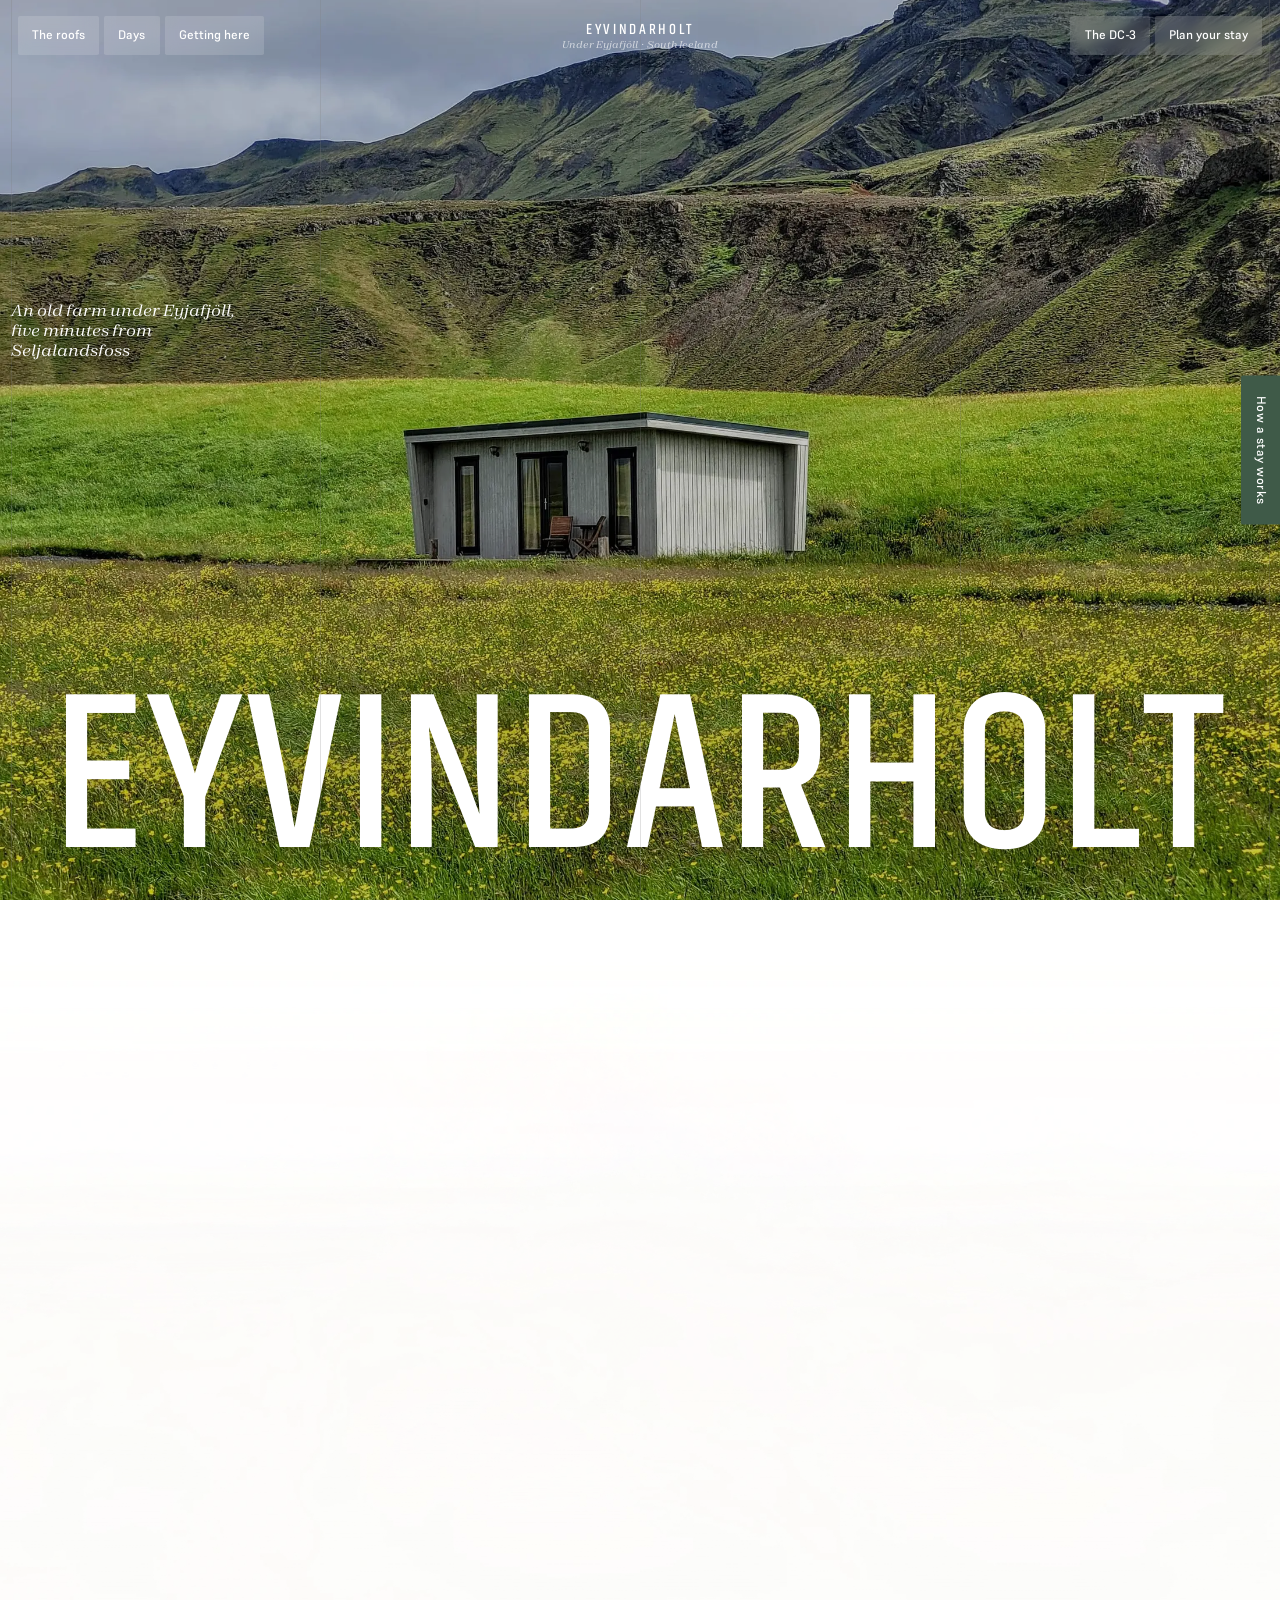
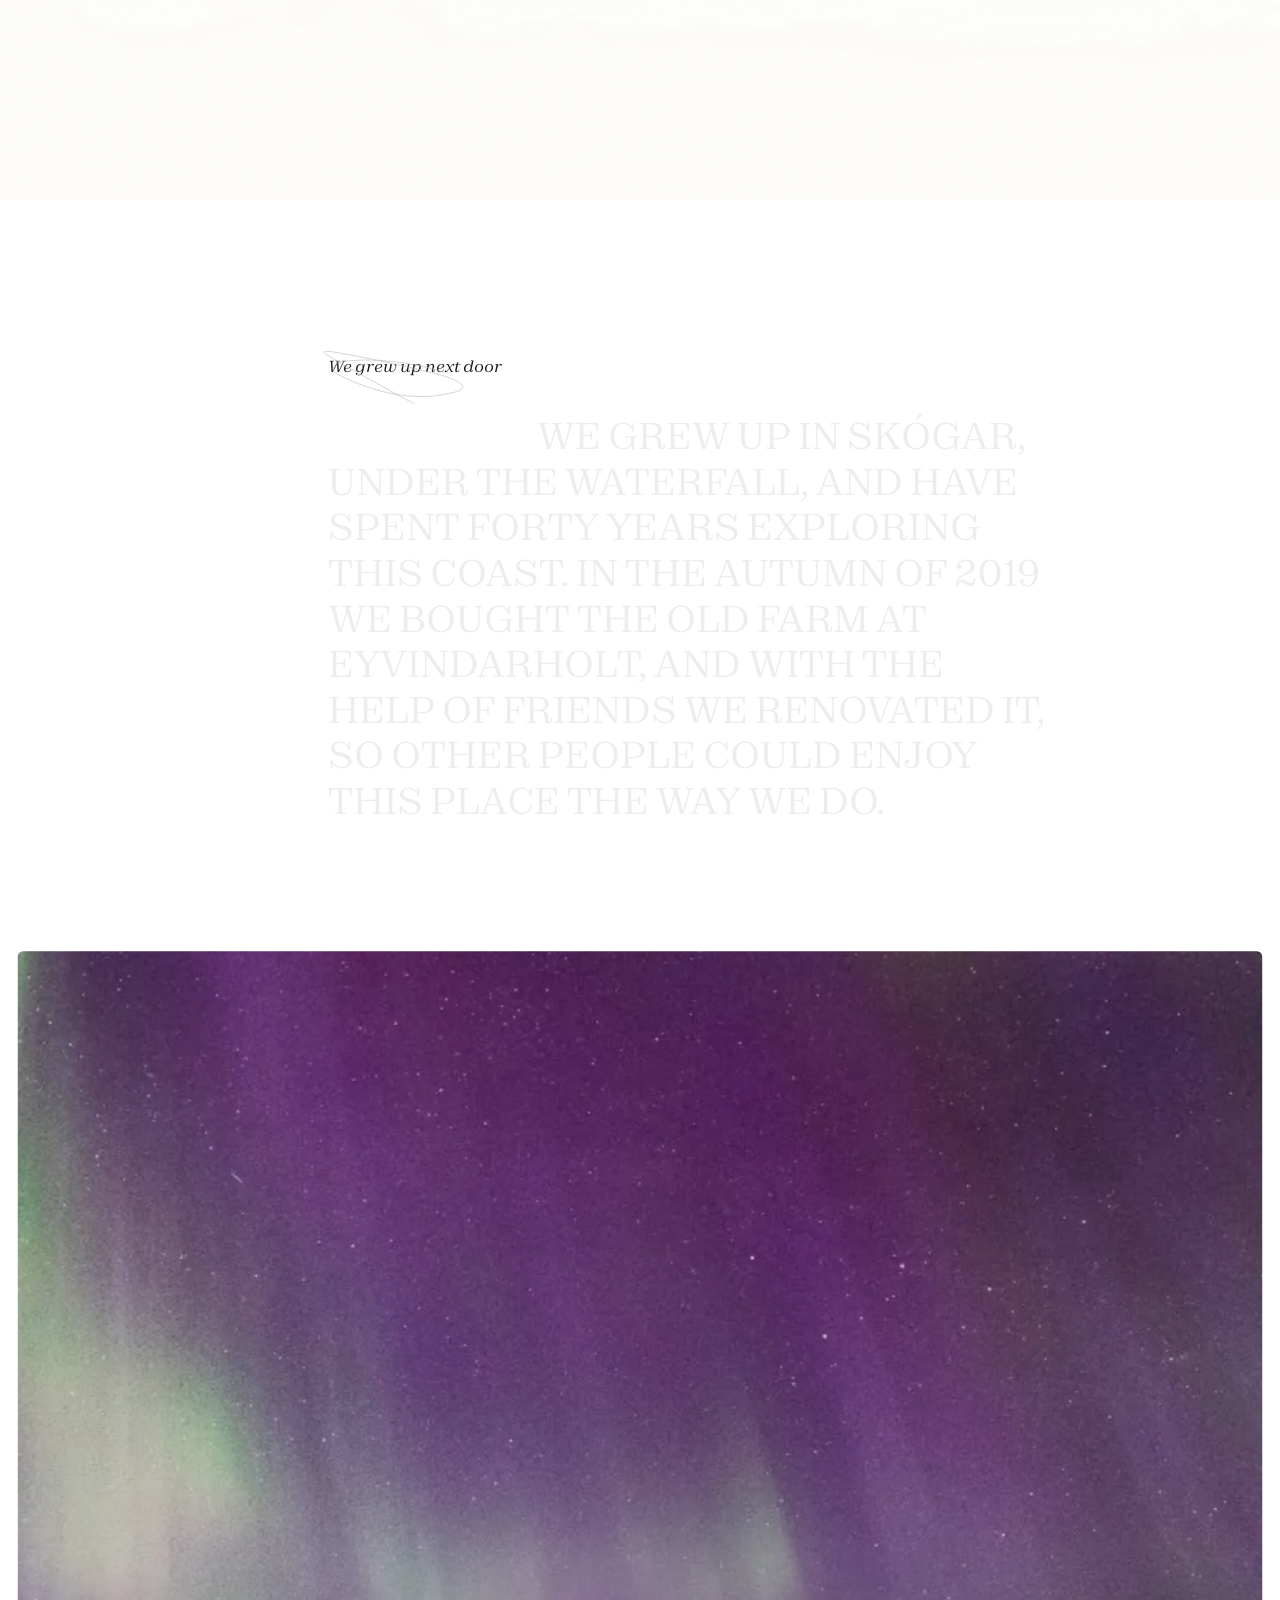
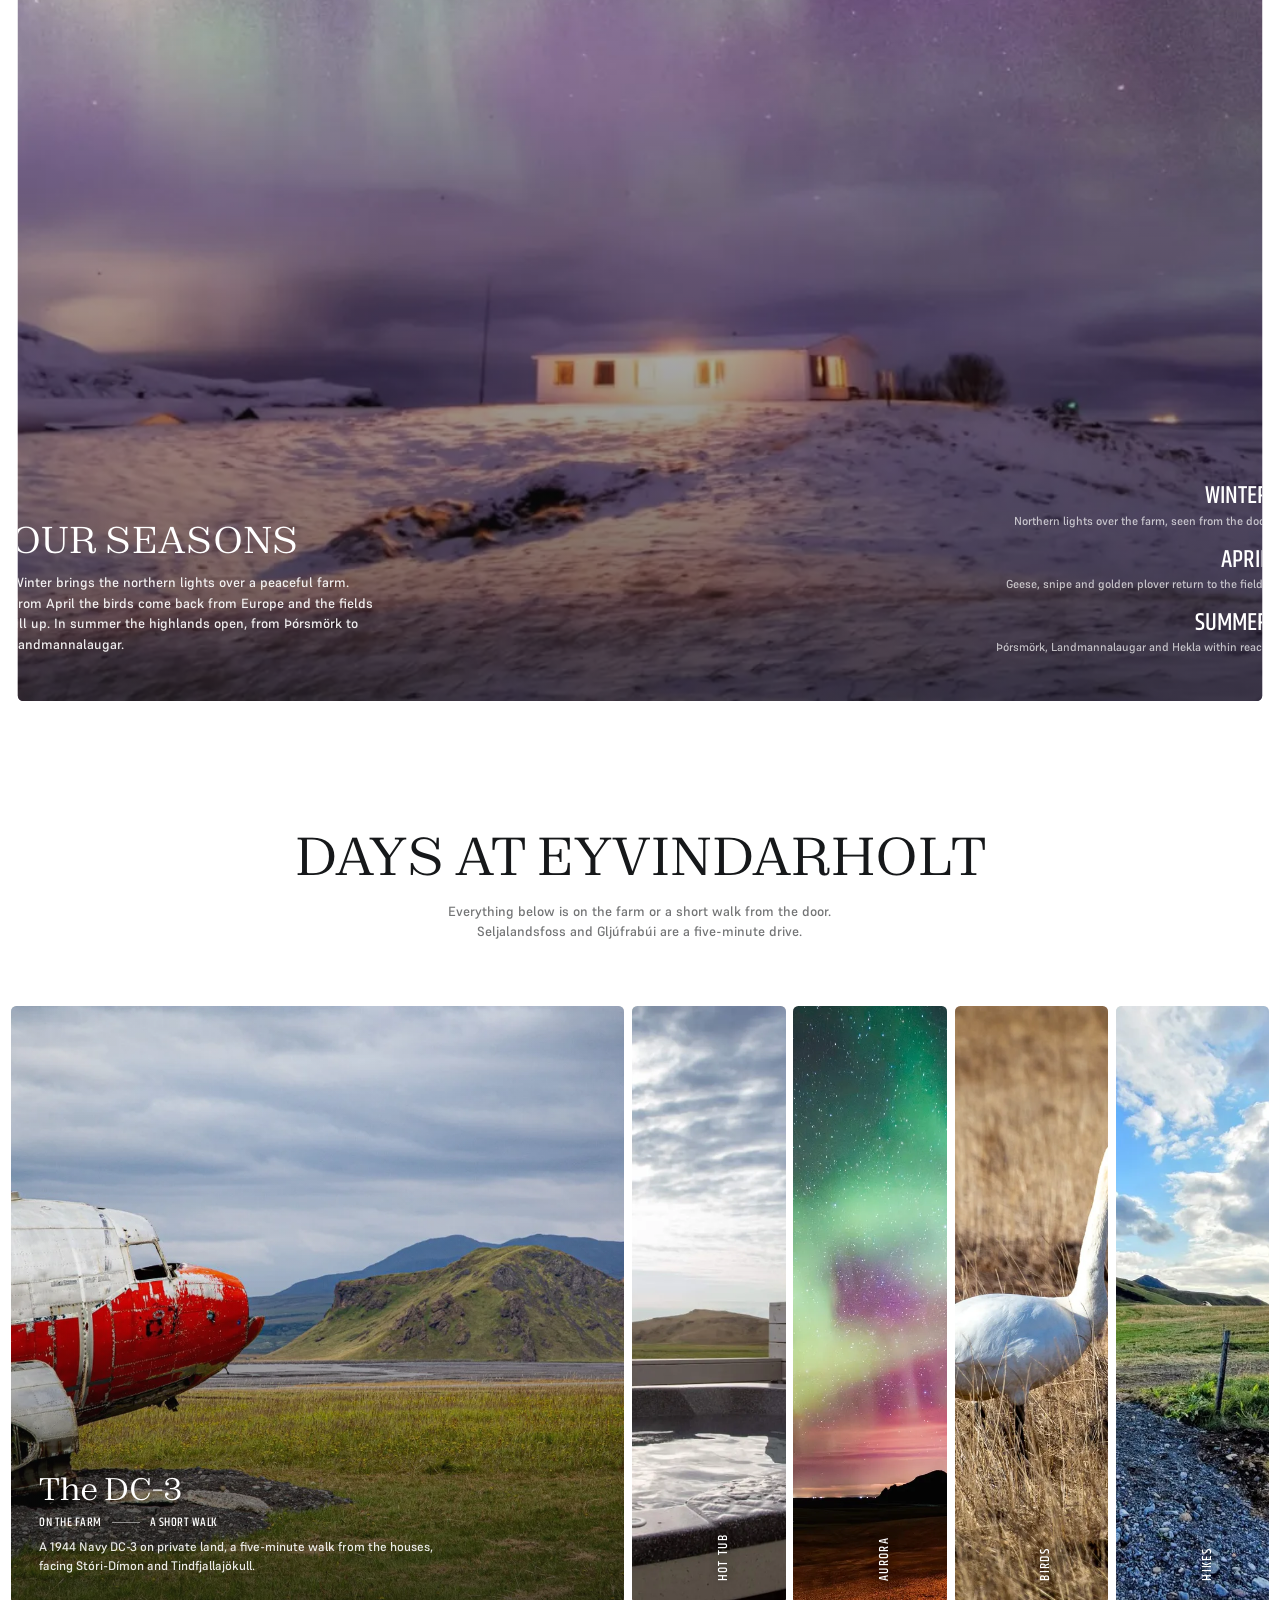
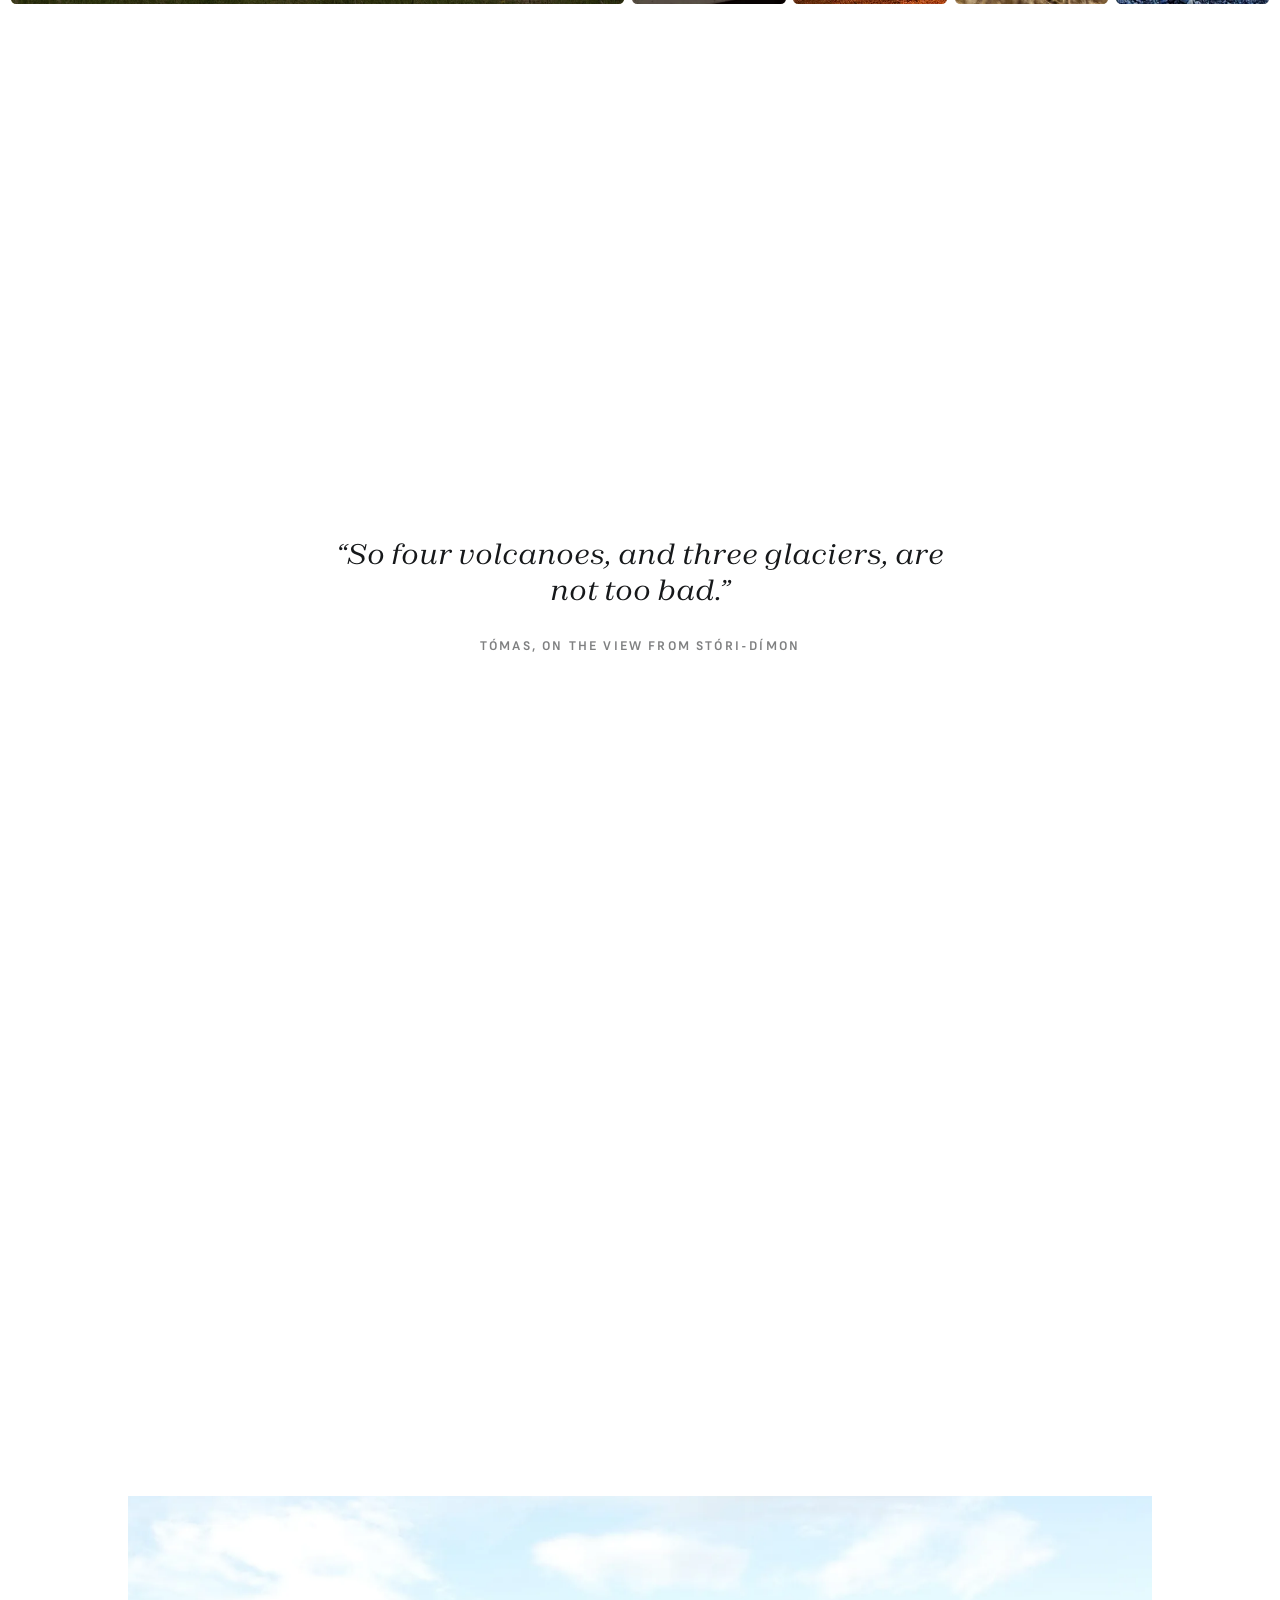
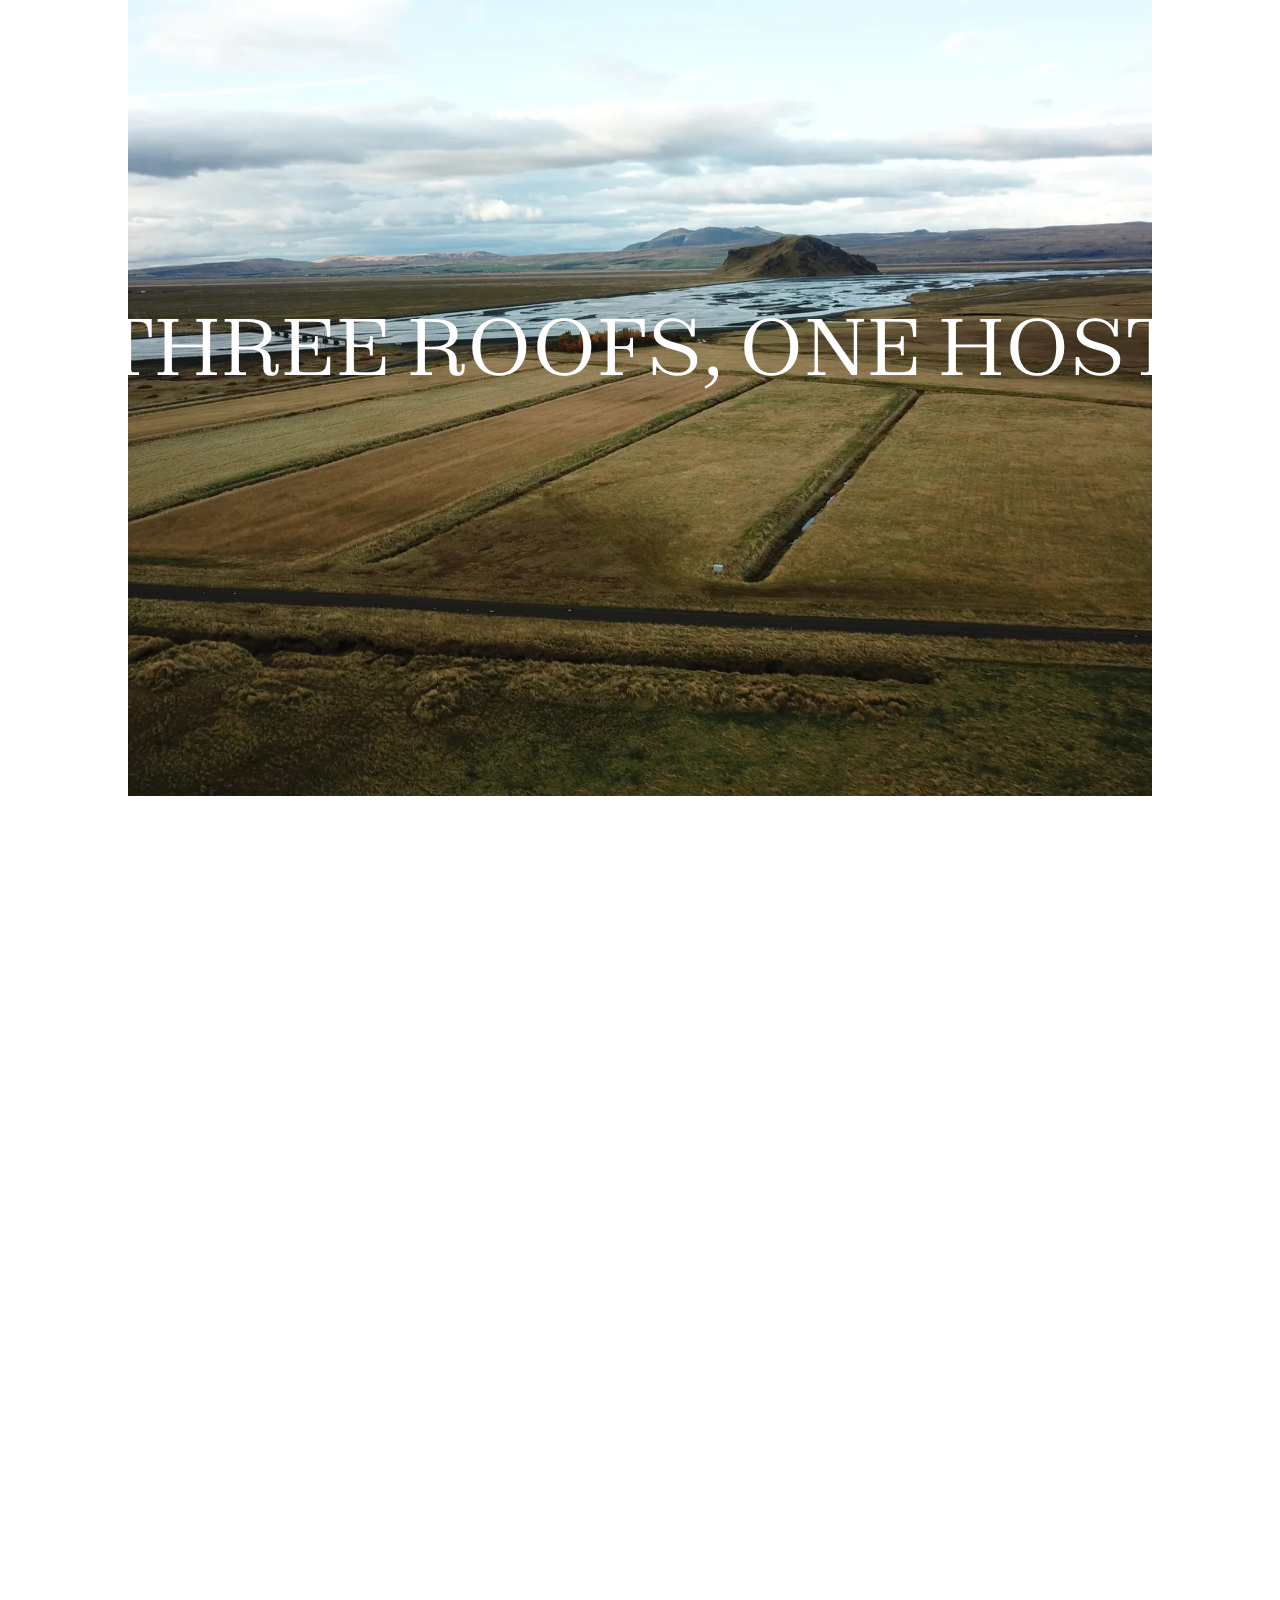
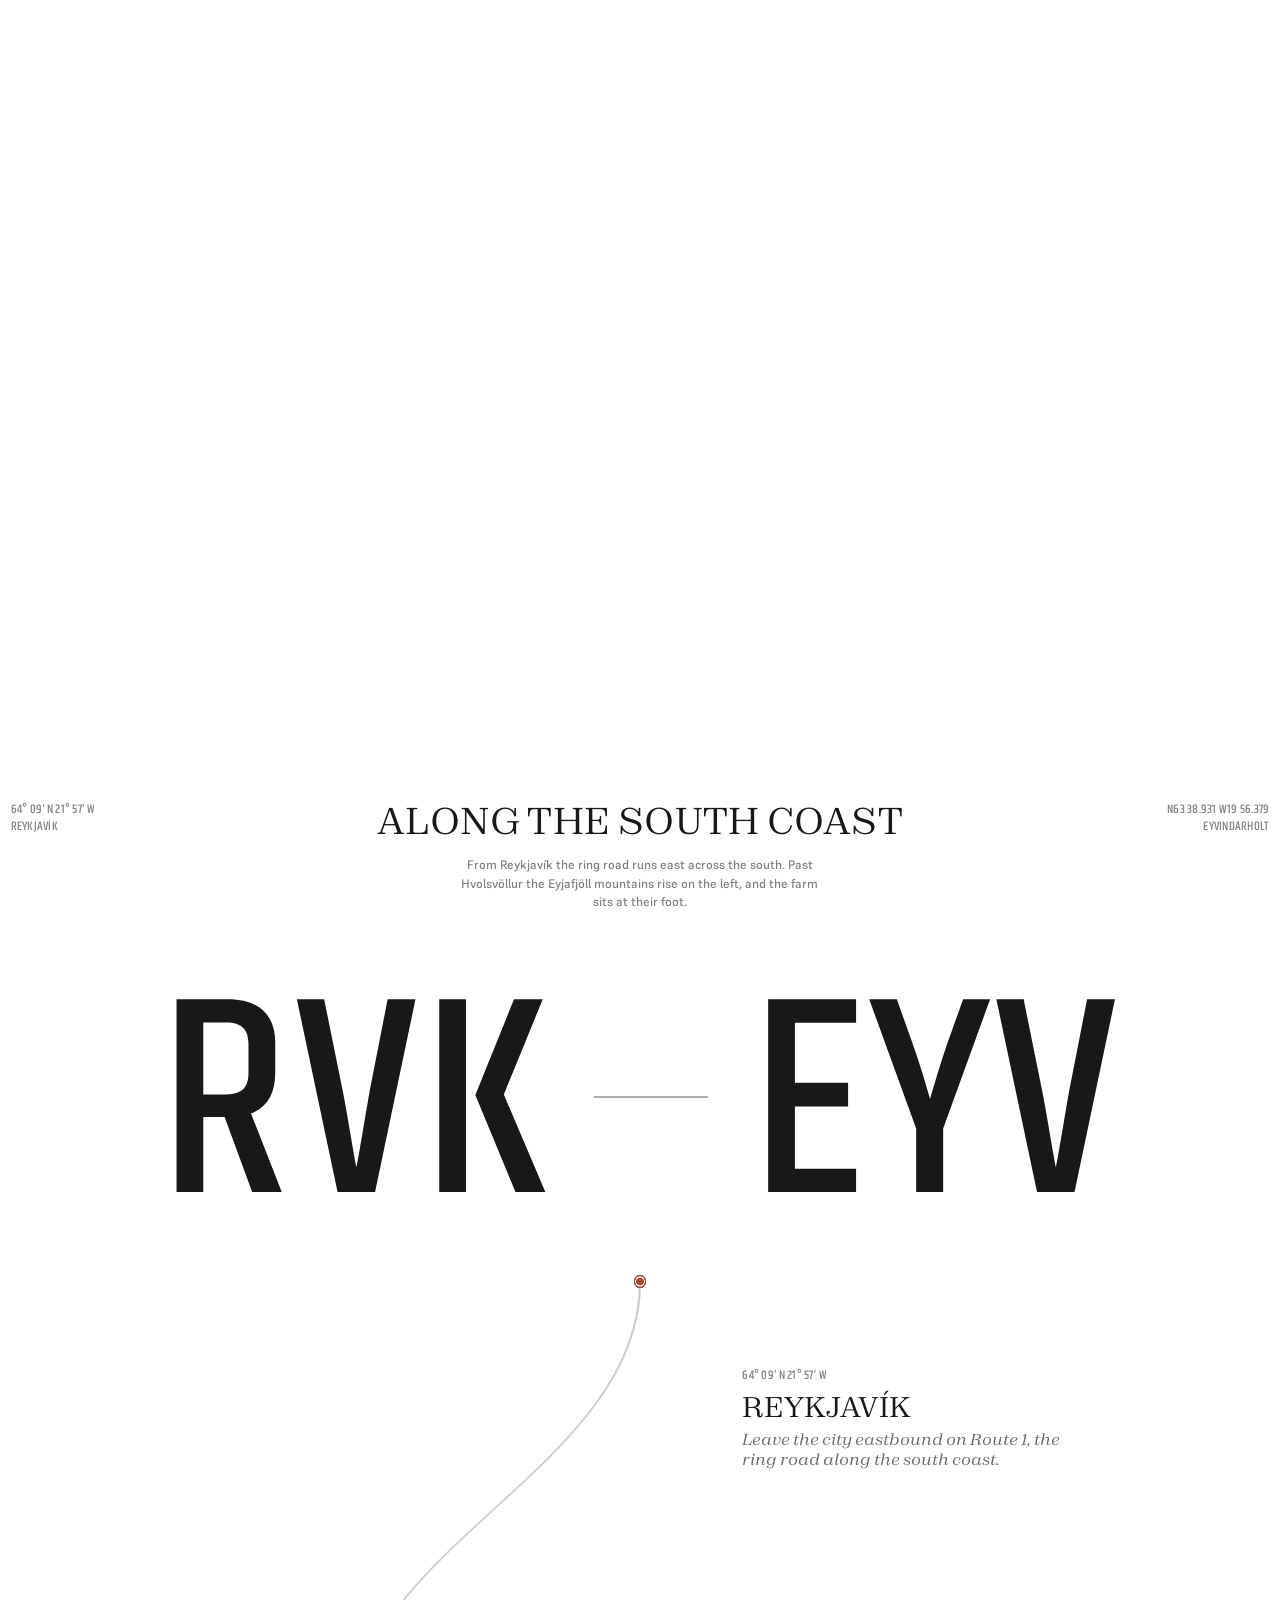
<file: index.html>
<!doctype html>
<html lang="en">
<head>
<meta charset="utf-8">
<meta name="viewport" content="width=device-width, initial-scale=1, viewport-fit=cover">
<title>Eyvindarholt · Three roofs under Eyjafjöll, South Iceland</title>
<meta name="description" content="Hill House, the Cabin and Vallnatún: three places to stay under Eyjafjöll in South Iceland, five minutes from Seljalandsfoss. A house for ten with a hot tub, two cabins for four, and a 1944 DC-3 on the farm.">
<meta name="robots" content="noindex, nofollow">
<meta name="theme-color" content="#FFFFFF" id="themeColor">
<meta name="color-scheme" content="light">
<!-- relative hrefs + a raster twin: a project site lives under /repo-name/, and
     Safari ignores SVG favicons, so either mistake shows the origin root's icon -->
<link rel="icon" type="image/png" sizes="32x32" href="assets/img/favicon-32.png">
<link rel="icon" type="image/png" sizes="180x180" href="assets/img/favicon-180.png">
<link rel="apple-touch-icon" href="assets/img/favicon-180.png">
<link rel="preload" href="assets/fonts/Khand-Medium.woff2" as="font" type="font/woff2" crossorigin>
<link rel="preload" href="assets/fonts/Zodiak-Regular.woff2" as="font" type="font/woff2" crossorigin>
<link rel="preload" href="assets/fonts/Supreme-Regular.woff2" as="font" type="font/woff2" crossorigin>
<link rel="preload" as="image" href="assets/img/plate-hero.webp" fetchpriority="high"
  imagesrcset="assets/img/plate-hero-sm.webp 1100w, assets/img/plate-hero.webp 2200w" imagesizes="100vw">
<link rel="stylesheet" href="styles.css?v=ab7f9c17">

<!-- Every fact below is taken from the business's own published pages:
     eyvindarholt.is (EN and IS) and their three Airbnb listings, all hosted by
     "Tomas" (41358100 Hill House, 41154767 Cabin, 28133294 Wallnatún Cabin).
     Coordinates are from their own Google Maps place link. Nothing is inferred. -->
<script type="application/ld+json">
{
  "@context": "https://schema.org",
  "@type": "LodgingBusiness",
  "name": "Eyvindarholt",
  "description": "Hill House, the Cabin and Vallnatún: three places to stay under Eyjafjöll in South Iceland, five minutes from Seljalandsfoss.",
  "url": "https://www.eyvindarholt.is/",
  "telephone": "+354 840 1119",
  "email": "info@eyvindarholt.is",
  "address": {
    "@type": "PostalAddress",
    "addressLocality": "Hvolsvöllur",
    "postalCode": "861",
    "addressCountry": "IS"
  },
  "geo": { "@type": "GeoCoordinates", "latitude": 63.648853, "longitude": -19.939645 },
  "sameAs": [
    "https://www.facebook.com/eyvindarholthillhouseandcabins/",
    "https://www.airbnb.com/rooms/41358100",
    "https://www.airbnb.com/rooms/41154767",
    "https://www.airbnb.com/rooms/28133294"
  ]
}
</script>
</head>
<body data-nav-theme="light">

<a class="skip-link" href="#top">Skip to content</a>

<!-- fixed grid overlay (reference device: difference-blend hairlines) -->
<div class="grid-overlay" aria-hidden="true">
  <div class="go-line go-l1"></div><div class="go-line go-l2"></div>
  <div class="go-line go-l3"></div><div class="go-line go-l4"></div><div class="go-line go-l5"></div>
</div>

<!-- intro wipe (single-page reuse of the reference's page-enter) -->
<div class="intro-wipe" id="introWipe" aria-hidden="true"></div>

<nav id="nav" aria-label="Main">
  <div class="nav-contain">
    <ul class="nav-ul nav-left">
      <li><a class="btn nav-btn" href="#stay">The roofs</a></li>
      <li><a class="btn nav-btn" href="#days">Days</a></li>
      <li><a class="btn nav-btn" href="#journey">Getting here</a></li>
    </ul>
    <a class="nav-logo" href="#top" aria-label="Eyvindarholt, back to top">
      <span class="nav-logo_mark" translate="no">Eyvindarholt</span>
      <span class="nav-logo_sub">Under Eyjafjöll · South Iceland</span>
    </a>
    <ul class="nav-ul nav-right">
      <li><a class="btn nav-btn" href="#rebuild">The DC-3</a></li>
      <li><a class="btn nav-btn is-cta" href="#book">Plan your stay</a></li>
    </ul>
    <button class="nav-burger" id="menuBtn" aria-controls="menuPanel" aria-expanded="false" aria-label="Menu">
      <span class="nav-burger_l l1" aria-hidden="true"></span>
      <span class="nav-burger_l l2" aria-hidden="true"></span>
    </button>
  </div>
</nav>

<!-- mobile menu panel (under the constant bar) -->
<div class="menu-panel" id="menuPanel" aria-hidden="true">
  <nav class="menu-panel_nav" aria-label="Menu">
    <a class="menu-panel_link" href="#stay">The roofs</a>
    <a class="menu-panel_link" href="#days">Days at Eyvindarholt</a>
    <a class="menu-panel_link" href="#journey">Getting here</a>
    <a class="menu-panel_link" href="#rebuild">The DC-3</a>
    <a class="menu-panel_link is-cta" href="#book">Plan your stay</a>
    <button class="menu-panel_link menu-panel_flyout" id="menuFlyoutBtn">How a stay works</button>
  </nav>
  <div class="menu-panel_foot">
    <a href="tel:+3548401119">+354 840 1119</a>
    <a href="mailto:info@eyvindarholt.is">info@eyvindarholt.is</a>
  </div>
</div>


<main class="page-content" id="top">

  <!-- ============ 0 · HERO ============ -->
  <div class="hero" id="hero" data-nav-section data-nav-theme-val="light">
    <div class="hero_wrapper" id="heroWrapper">
      <div class="hero_bg">
        <img width="2200" height="1650" src="assets/img/plate-hero.webp"
          srcset="assets/img/plate-hero-sm.webp 1100w, assets/img/plate-hero.webp 2200w"
          sizes="100vw" alt="A cabin at Eyvindarholt in a yellow summer meadow at the foot of the Eyjafjöll slopes" fetchpriority="high">
        <div class="hero_bg-fade" id="heroBgFade"></div>
      </div>
      <div class="hero_overlay"></div>
      <div class="hero_content" id="heroContent" data-reveal>
        <div class="hero_contain top container-large" data-hero-drift>
          <p class="t-title-italic hero_kicker">An old farm under Eyjafjöll,<br>five minutes from Seljalandsfoss</p>
        </div>
        <div class="hero_title-contain" id="heroTitleWrap" data-hero-drift>
          <h1 class="hero_title" id="heroTitle" translate="no">Eyvindarholt</h1>
        </div>
      </div>
      <!-- fog: alpha-channel cloud plates, two speeds for depth -->
      <div class="clouds-overlay_wrap clouds--far" data-scroll-speed="-10%" aria-hidden="true">
        <img width="1920" height="1080" src="assets/img/fog-far.webp" alt="" loading="eager" decoding="async">
      </div>
      <div class="clouds-overlay_wrap clouds--mid" data-scroll-speed="-42%" aria-hidden="true">
        <img width="1920" height="1080" src="assets/img/fog-veil.webp" alt="" loading="eager" decoding="async">
      </div>
      <div class="clouds-overlay_wrap clouds--near" data-scroll-speed="-80%" aria-hidden="true">
        <img width="1920" height="1080" src="assets/img/fog-near.webp" alt="" loading="eager" decoding="async">
      </div>
    </div>
    <!-- mist-transition: sticky plane scrubbed rotateX 90 -> 0 from its bottom edge -->
    <div class="mist-transition" id="mistTransition" aria-hidden="true">
      <div class="mist-transition_image-container" id="mistPlane">
        <img width="1920" height="1080" class="mist-transition_image" src="assets/img/fog-veil.webp" alt="" loading="lazy" decoding="async">
      </div>
    </div>
  </div>

  <!-- ============ 1 · MANIFESTO ============ -->
  <section class="manifesto" data-nav-section data-nav-theme-val="dark">
    <div class="container-large">
      <div class="manifesto_layout">
        <div class="manifesto_col">
          <div class="manifesto_kicker u-relative">
            <p class="t-title-italic">We grew up next door</p>
            <svg class="scribble-el" id="scribble" width="191" height="62" viewBox="0 0 191 62" fill="none" aria-hidden="true">
              <path d="M118.7 58.8C118.3 58.7 117.9 58.6 100.4 49.1 82.9 39.5 48.3 20.5 30.5 10.1 12.6 -0.4 12.5 -1.7 36.1 2.4 59.6 6.6 106.8 16.3 133.8 23 160.7 29.7 166 33.1 169.1 35.3 172.3 37.6 173.1 38.5 173.1 39.5 173.4 45.3 163.9 46.3 149.3 49.1 138.1 51.2 119 52.2 97.3 48.4 75.6 44.6 51.8 35.4 39.7 29.4 27.6 23.5 27.9 21.2 28.4 19.3 29 17.4 29.9 16.1 31.4 14.8 33 13.5 35.3 12.3 43.5 11.3 51.7 10.3 65.8 9.6 82.7 10.7 99.5 11.9 118.7 14.9 135.9 19.1 153.1 23.3 167.8 28.5 176.5 32 185.2 35.4 187.7 36.9 189.1 38.4 190.5 40 190.9 41.4 188.8 43.5 186.7 45.7 182.1 48.4 173.6 51.3 165 54.3 152.6 57.3 123.2 59.1 93.7 60.8 47.7 61 0.3 61.3" stroke="#BABABA" stroke-width="0.7" stroke-linecap="round"/>
            </svg>
          </div>
          <div class="text-scroll-fade" id="maskDevelop">
            <h2 class="manifesto_text">We grew up in Skógar, under the waterfall, and have spent forty years exploring this coast. In the autumn of 2019 we bought the old farm at Eyvindarholt, and with the help of friends we renovated it, so other people could enjoy this place the way we do.</h2>
          </div>
        </div>
      </div>
    </div>
  </section>

  <!-- ============ 2 · OUR SEASONS ============ -->
  <section class="season has-inset" id="seasons" data-nav-section data-nav-theme-val="light">
    <div class="season_inner">
      <img width="2200" height="1135" class="img-fill" src="assets/img/plate-aurora-house.webp"
        srcset="assets/img/plate-aurora-house-sm.webp 1100w, assets/img/plate-aurora-house.webp 2200w"
        sizes="100vw" alt="Northern lights over the Hill House, its windows lit, the farm under snow" loading="lazy" style="object-position: 50% 82%">
      <div class="season_scrim"></div>
      <div class="season_content container-large">
        <div class="season_head">
          <h3 class="h3-serif">Our seasons</h3>
          <p class="season_body">Winter brings the northern lights over a peaceful farm. From April the birds come back from Europe and the fields fill up. In summer the highlands open, from Þórsmörk to Landmannalaugar.</p>
        </div>
        <ul class="season_data">
          <li><span class="data-num">Winter</span><span class="data-label">Northern lights over the farm, seen from the door</span></li>
          <li><span class="data-num">April</span><span class="data-label">Geese, snipe and golden plover return to the fields</span></li>
          <li><span class="data-num">Summer</span><span class="data-label">Þórsmörk, Landmannalaugar and Hekla within reach</span></li>
        </ul>
      </div>
    </div>
  </section>

  <!-- ============ 3 · DAYS TITLE ============ -->
  <section class="title-band" id="days" data-nav-section data-nav-theme-val="dark">
    <h3 class="section-title">Days at Eyvindarholt</h3>
    <p class="title-band_sub">Everything below is on the farm or a short walk from the door. Seljalandsfoss and Gljúfrabúi are a five-minute drive.</p>
  </section>

  <!-- ============ 4 · CARD-FLICK DAYS ============ -->
  <section class="flick" data-nav-section data-nav-theme-val="dark">
    <div class="container-large">
      <div class="card-flick" id="cardFlick">

        <a class="card-flick_item is-active" href="#rebuild" data-cursor-text="Read its story">
          <div class="card-flick_inner">
            <img width="1600" height="902" class="card-flick_image" src="assets/img/day-dc3.webp" alt="The red nose of the DC-3 wreck in the grass, Stóri-Dímon behind it" loading="lazy">
            <div class="card-flick_shade" aria-hidden="true"></div>
            <div class="card-flick_content">
              <h3 class="card-flick_title">The DC-3</h3>
              <div class="card-flick_meta"><span>On the farm</span><span class="meta-div"></span><span>A short walk</span></div>
              <p class="card-flick_excerpt">A 1944 Navy DC-3 on private land, a five-minute walk from the houses, facing Stóri-Dímon and Tindfjallajökull.</p>
            </div>
            <p class="card-flick_side">The DC-3</p>
          </div>
        </a>

        <a class="card-flick_item" href="#stay" data-cursor-text="See the Hill House">
          <div class="card-flick_inner">
            <img width="1600" height="1067" class="card-flick_image" src="assets/img/day-hottub.webp" alt="A guest in the hot tub on the Hill House deck, looking out over the plain" loading="lazy">
            <div class="card-flick_shade" aria-hidden="true"></div>
            <div class="card-flick_content">
              <h3 class="card-flick_title">The hot tub</h3>
              <div class="card-flick_meta"><span>Hill House deck</span><span class="meta-div"></span><span>All year</span></div>
              <p class="card-flick_excerpt">On the deck of the Hill House, looking out over the plain.</p>
            </div>
            <p class="card-flick_side">Hot tub</p>
          </div>
        </a>

        <a class="card-flick_item" href="#book" data-cursor-text="Ask about winter">
          <div class="card-flick_inner">
            <img width="1600" height="1064" class="card-flick_image" src="assets/img/day-aurora.webp" alt="Green and violet northern lights filling the sky over the dark plain" loading="lazy">
            <div class="card-flick_shade" aria-hidden="true"></div>
            <div class="card-flick_content">
              <h3 class="card-flick_title">Northern lights</h3>
              <div class="card-flick_meta"><span>From the door</span><span class="meta-div"></span><span>Winter</span></div>
              <p class="card-flick_excerpt">A peaceful farm, and the northern lights over it in winter.</p>
            </div>
            <p class="card-flick_side">Aurora</p>
          </div>
        </a>

        <a class="card-flick_item" href="#book" data-cursor-text="Ask about spring">
          <div class="card-flick_inner">
            <img width="1600" height="1000" class="card-flick_image" src="assets/img/day-birds.webp" alt="A whooper swan standing in dry grass" loading="lazy">
            <div class="card-flick_shade" aria-hidden="true"></div>
            <div class="card-flick_content">
              <h3 class="card-flick_title">The birds</h3>
              <div class="card-flick_meta"><span>In the fields</span><span class="meta-div"></span><span>From April</span></div>
              <p class="card-flick_excerpt">The family once set out to see more than a hundred species in a single year. Spring is when the fields come alive.</p>
            </div>
            <p class="card-flick_side">Birds</p>
          </div>
        </a>

        <a class="card-flick_item" href="#journey" data-cursor-text="See the route">
          <div class="card-flick_inner">
            <img width="1600" height="902" class="card-flick_image" src="assets/img/day-hike.webp" alt="A gravel path across the farm to an information sign, green hills behind" loading="lazy">
            <div class="card-flick_shade" aria-hidden="true"></div>
            <div class="card-flick_content">
              <h3 class="card-flick_title">Hikes from the door</h3>
              <div class="card-flick_meta"><span>Signed trails</span><span class="meta-div"></span><span>Stóri-Dímon 4 km</span></div>
              <p class="card-flick_excerpt">Trails with information signs lead up the mountain behind the farm, and an old road runs four kilometres to Stóri-Dímon.</p>
            </div>
            <p class="card-flick_side">Hikes</p>
          </div>
        </a>

      </div>
    </div>
  </section>

  <!-- ============ 5 · QUOTE ============ -->
  <section class="quote-section" data-nav-section data-nav-theme-val="dark">
    <div class="quote-sticky">
      <figure class="quote-component container-large">
        <blockquote class="t-quote">&ldquo;So four volcanoes, and three glaciers, are not too bad.&rdquo;</blockquote>
        <figcaption class="quote-author">Tómas, on the view from Stóri-Dímon</figcaption>
      </figure>
    </div>
  </section>

  <!-- ============ 6 · THE RAIL ============ -->
  <div class="rail_outer" id="stay" data-nav-section data-nav-theme-val="light">
    <section class="rail" id="rail" aria-label="The three places to stay">
      <div class="rail_wrapper">
        <div class="rail_backdrops" aria-hidden="true">
          <div class="rail_backdrop rail_backdrop--behind" id="railBehind">
            <img width="2200" height="1236" class="img-fill" src="assets/img/plate-hillhouse-plain.webp"
              srcset="assets/img/plate-hillhouse-plain-sm.webp 1100w, assets/img/plate-hillhouse-plain.webp 2200w" sizes="100vw" alt="" loading="lazy">
          </div>
          <div class="rail_backdrop rail_backdrop--clipped" id="railClipped">
            <img width="2200" height="1650" class="img-fill" src="assets/img/plate-plain.webp"
              srcset="assets/img/plate-plain-sm.webp 1100w, assets/img/plate-plain.webp 2200w" sizes="100vw" alt="" loading="lazy">
            <svg class="rail_curtain" id="railCurtain" width="100%" height="100%" preserveAspectRatio="none" viewBox="0 0 100 100" aria-hidden="true">
              <defs>
                <clipPath id="curtainClip" clipPathUnits="objectBoundingBox">
                  <rect x="0" y="0" width="0.3334" height="1"></rect>
                  <rect x="0.3333" y="0" width="0.3334" height="1"></rect>
                  <rect x="0.6666" y="0" width="0.3334" height="1"></rect>
                </clipPath>
              </defs>
            </svg>
          </div>
          <div class="rail_overlay" id="railOverlay" aria-hidden="true"></div>
        </div>
        <div class="rail_container" id="railContainer">

          <div class="rail_panel rail_panel--title">
            <div class="rail_title-wrap">
              <h2 class="rail_title" id="railTitle">Three roofs, one host</h2>
            </div>
          </div>

          <div class="rail_panel">
            <article class="camp-card" data-cursor-text="Hill House">
              <div class="camp-card_inner">
                <img width="1600" height="1064" class="camp-card_image" src="assets/img/roof-hillhouse.webp" alt="The Hill House living room, its long windows looking out over the plain" loading="lazy">
                <div class="camp-card_shade" aria-hidden="true"></div>
                <div class="camp-card_content">
                  <h3 class="camp-card_title">Hill House</h3>
                  <p class="camp-card_excerpt">Sleeps ten in five bedrooms, with two bathrooms, a kitchen with two ovens, a table for ten and a hot tub on the deck. The living room looks out to Tindfjallajökull and Stóri-Dímon.</p>
                  <p class="camp-card_coords">[ 4.94 · 174 reviews ]</p>
                </div>
              </div>
            </article>
          </div>

          <div class="rail_panel">
            <article class="camp-card" data-cursor-text="The Cabin">
              <div class="camp-card_inner">
                <img width="1600" height="979" class="camp-card_image" src="assets/img/roof-cabin.webp" alt="The timber cabin in deep snow at the foot of white mountains" loading="lazy">
                <div class="camp-card_shade" aria-hidden="true"></div>
                <div class="camp-card_content">
                  <h3 class="camp-card_title">The Cabin</h3>
                  <p class="camp-card_excerpt">A cosy space for four: a double bedroom, a bunk bed in the living room, a small kitchen and three big windows facing the mountains.</p>
                  <p class="camp-card_coords">[ 4.93 · 656 reviews ]</p>
                </div>
              </div>
            </article>
          </div>

          <div class="rail_panel">
            <article class="camp-card" data-cursor-text="Vallnatún">
              <div class="camp-card_inner">
                <img width="1600" height="1067" class="camp-card_image" src="assets/img/roof-vallnatun.webp" alt="The Vallnatún timber cabin at golden hour, sunset caught in its windows" loading="lazy">
                <div class="camp-card_shade" aria-hidden="true"></div>
                <div class="camp-card_content">
                  <h3 class="camp-card_title" translate="no">Vallnatún</h3>
                  <p class="camp-card_excerpt">A cabin for four near the coast. Close to the main road yet remote, with the shoreline on one side and the mountains on the other.</p>
                  <p class="camp-card_coords">[ 4.92 · 960 reviews ]</p>
                </div>
              </div>
            </article>
          </div>

          <div class="rail_panel rail_panel--full rail_panel--final">
            <img width="2200" height="1464" class="img-fill" src="assets/img/plate-aurora-dc3.webp" alt="Northern lights over the DC-3 wreck at night" loading="lazy">
            <div class="rail_final-scrim" aria-hidden="true"></div>
            <figure class="rail_quote">
              <blockquote class="t-quote is-white">Guests rate all three roofs above 4.9, across 1,790 reviews.</blockquote>
              <figcaption class="quote-author is-white">Superhost · 11 years hosting</figcaption>
            </figure>
          </div>

        </div>
      </div>
    </section>
  </div>

  <!-- ============ 7 · THE JOURNEY ============ -->
  <section class="journey" id="journey" data-nav-section data-nav-theme-val="light">
    <div class="journey_head container-large">
      <p class="layout-title_sm is-faded">64° 09′ N 21° 57′ W<br>Reykjavík</p>
      <div class="journey_head-center">
        <h3 class="h3-serif">Along the south coast</h3>
        <p class="t-body is-faded">From Reykjavík the ring road runs east across the south. Past Hvolsvöllur the Eyjafjöll mountains rise on the left, and the farm sits at their foot.</p>
      </div>
      <p class="layout-title_sm is-faded t-right">N63 38.931 W19 56.379<br>Eyvindarholt</p>
    </div>
    <h2 class="journey_code" aria-label="Reykjavík to Eyvindarholt" translate="no">RVK<span class="journey_code-div"></span>EYV</h2>
    <div class="journey_map-outer">
      <div class="journey_thread" id="journeyThread">
        <div class="thread-svg_wrap" id="flightWrap" aria-hidden="true">
          <svg class="thread-svg" viewBox="0 0 600 1600" fill="none" preserveAspectRatio="none">
            <path class="route-static" d="M300 0 C 300 180, 170 260, 165 430 C 160 610, 430 700, 435 890 C 440 1080, 175 1170, 172 1350 C 170 1470, 300 1520, 300 1600" stroke="rgba(22,24,26,.22)" stroke-width="1"/>
          </svg>
          <svg class="thread-svg" viewBox="0 0 600 1600" fill="none" preserveAspectRatio="none">
            <path class="route-flown" id="routeFlown" d="M300 0 C 300 180, 170 260, 165 430 C 160 610, 430 700, 435 890 C 440 1080, 175 1170, 172 1350 C 170 1470, 300 1520, 300 1600" stroke="#A6462F" stroke-width="1.5"/>
          </svg>
          <div class="route-indicator" id="routeIndicator">
            <span class="pulse-ring" style="--i:1"></span>
            <span class="pulse-ring" style="--i:2"></span>
            <span class="pulse-ring" style="--i:3"></span>
          </div>
        </div>

        <div class="waypoint is-right">
          <div class="waypoint_text">
            <p class="layout-title_sm is-faded">64° 09′ N 21° 57′ W</p>
            <h4 class="waypoint_name">Reykjavík</h4>
            <p class="waypoint_caption t-title-italic">Leave the city eastbound on Route 1, the ring road along the south coast.</p>
          </div>
        </div>

        <div class="waypoint is-left">
          <div class="waypoint_text">
            <h4 class="waypoint_name">Hvolsvöllur</h4>
            <p class="waypoint_caption t-title-italic">The last grocery store, pharmacy, restaurants and fuel, about 25 km before the farm.</p>
          </div>
        </div>

        <div class="waypoint is-right">
          <figure class="waypoint_card">
            <img width="2048" height="1536" src="assets/img/plate-dimon.webp" srcset="assets/img/plate-dimon-sm.webp 1100w, assets/img/plate-dimon.webp 2048w" sizes="(max-width:768px) 90vw, 30vw" alt="Stóri-Dímon standing alone over golden fields under a storm sky" loading="lazy">
          </figure>
          <div class="waypoint_text">
            <h4 class="waypoint_name">Stóri-Dímon</h4>
            <p class="waypoint_caption t-title-italic">The lone mountain on the Markarfljót plain. From the farm it sits right in front of you.</p>
          </div>
        </div>

        <div class="waypoint is-left is-last">
          <figure class="waypoint_card is-wide">
            <img width="2200" height="1236" src="assets/img/plate-hillhouse.webp" srcset="assets/img/plate-hillhouse-sm.webp 1100w, assets/img/plate-hillhouse.webp 2200w" sizes="(max-width:768px) 90vw, 36vw" alt="The white Hill House at Eyvindarholt against the hillside" loading="lazy">
          </figure>
          <div class="waypoint_text">
            <p class="layout-title_sm is-fell">N63 38.931 W19 56.379</p>
            <h4 class="waypoint_name">Eyvindarholt</h4>
            <p class="waypoint_caption t-title-italic">Five minutes from Seljalandsfoss. Let yourself in; the key waits in the lockbox.</p>
          </div>
        </div>
      </div>
      <div class="journey_data container-large">
        <ul>
          <li><span class="data-num">5 min</span><span class="data-label">to Seljalandsfoss and Gljúfrabúi</span></li>
          <li><span class="data-num">15 min</span><span class="data-label">to the Vestmannaeyjar ferry at Landeyjahöfn</span></li>
          <li><span class="data-num">50 min</span><span class="data-label">to Reynisfjara black sand beach and Vík</span></li>
        </ul>
      </div>
    </div>
  </section>

  <!-- ============ 8 · THE DC-3 (dark vitrine) ============ -->
  <section class="exhibit" id="rebuild" data-nav-section data-nav-theme-val="light">
    <div class="container-large">
      <div class="exhibit_layout">
        <div class="exhibit_text">
          <p class="layout-title_sm is-fell">The DC-3</p>
          <h3 class="h3-serif is-white">The plane that drove 716 km</h3>
          <p class="exhibit_body">A US Navy DC-3 first flew in 1944. On 25 July 1969 it ran off the gravel runway at Sauðanes in the far northeast, and all four aboard walked away. For decades it sheltered horses and sheep, until the farmers Ágúst and Steinunn gave it to Tómas, who wanted a viewing point on his land. It crossed Iceland on a trailer to face Stóri-Dímon.</p>
          <dl class="exhibit_facts">
            <div><dt>First flight</dt><dd>1944</dd></div>
            <div><dt>Last landing</dt><dd>Sauðanes, 1969</dd></div>
            <div><dt>The drive here</dt><dd>716 km across Iceland</dd></div>
          </dl>
        </div>
        <figure class="exhibit_frame" id="exhibitFrame">
          <img width="1600" height="900" src="assets/img/exhibit-dc3-move.webp" alt="The DC-3 fuselage loaded on a flatbed truck, its wings off on the grass beside it" loading="lazy">
          <figcaption class="layout-title_sm">On the trailer, wings off, during the move</figcaption>
        </figure>
      </div>
    </div>
  </section>

  <!-- ============ 9 · ROOM FOR EVERYONE ============ -->
  <section class="food" id="comforts" data-nav-section data-nav-theme-val="dark">
    <div class="container-large">
      <header class="food_head">
        <h3 class="section-title">Room for everyone</h3>
        <p class="food_intro">The Hill House is made for a group: ten beds, two ovens, a dishwasher, a washer and dryer, and underfloor heating. The two cabins keep it simple for four.</p>
      </header>
      <div class="food_strip" id="foodStrip">
        <figure class="food_plate">
          <img width="1400" height="931" src="assets/img/room-kitchen.webp" alt="The Hill House kitchen with a bar along the window" loading="lazy">
        </figure>
        <figure class="food_plate">
          <img width="1400" height="931" src="assets/img/room-dining.webp" alt="The long Hill House dining table under a pendant light" loading="lazy">
        </figure>
        <figure class="food_plate">
          <img width="1400" height="931" src="assets/img/room-bedroom.webp" alt="A Hill House double bedroom with a window onto the plain" loading="lazy">
        </figure>
      </div>
      <ul class="food_menu">
        <li><span class="menu-name">Bed linen and cleaning</span><span class="menu-dots"></span><span class="menu-price">Included</span></li>
        <li><span class="menu-name">Self check-in with a lockbox</span><span class="menu-dots"></span><span class="menu-price">All three</span></li>
        <li><span class="menu-name">High-speed WiFi</span><span class="menu-dots"></span><span class="menu-price">All three</span></li>
        <li><span class="menu-name">Free parking on the premises</span><span class="menu-dots"></span><span class="menu-price">All three</span></li>
        <li><span class="menu-name">Hot tub on the deck</span><span class="menu-dots"></span><span class="menu-price">Hill House</span></li>
        <li><span class="menu-name">Washer and dryer</span><span class="menu-dots"></span><span class="menu-price">Hill House</span></li>
      </ul>
      <p class="food_note t-title-italic">The nearest shops, pharmacy and fuel are in Hvolsvöllur, about 25 km away.</p>
    </div>
  </section>

  <!-- ============ 10 · ASK FOR YOUR DATES ============ -->
  <section class="book" id="book" data-nav-section data-nav-theme-val="dark">
    <div class="container-large">
      <div class="book_layout">
        <div class="book_text">
          <h3 class="h3-serif">Ask for your dates</h3>
          <p class="book_body">Pick a roof and your dates, and the request goes straight to Tómas. No card and no charge; he confirms each stay personally.</p>
          <ul class="book_points">
            <li><span class="data-num">18 guests</span><span class="data-label">across the three roofs, by their own listings</span></li>
            <li><span class="data-num">Groups</span><span class="data-label">running and cycling clubs, riders and big families; the Hill House and Cabin together sleep 14</span></li>
            <li><span class="data-num">No card</span><span class="data-label">a request, not a charge; Tómas confirms</span></li>
          </ul>
        </div>
        <form class="book_form" id="bookForm" novalidate>
          <fieldset class="book_houses">
            <legend class="book_label">The roof</legend>
            <div class="book_pills">
              <label class="book_pill"><input type="radio" name="house" value="Hill House (sleeps 10)" checked><span>Hill House · 10</span></label>
              <label class="book_pill"><input type="radio" name="house" value="The Cabin (sleeps 4)"><span>The Cabin · 4</span></label>
              <label class="book_pill"><input type="radio" name="house" value="Vallnatún (sleeps 4)"><span>Vallnatún · 4</span></label>
              <label class="book_pill"><input type="radio" name="house" value="Hill House and Cabin together (sleeps 14)"><span>House and Cabin · 14</span></label>
            </div>
          </fieldset>
          <!-- THE STAY PICKER. Same rules as the engine-wired picker in the
               Riverbank build (live nights from GET /booking/days, a booked
               night is still a legal checkout, a range may not cross one,
               minimum stay named at selection) plus the undo rule of
               2026-09-15. Rendered by app.js; dates leave in the hidden inputs. -->
          <fieldset class="book_stay">
            <legend class="book_label">Your dates</legend>
            <div class="stay" id="stayPicker">
              <div class="stay_head">
                <button type="button" class="stay_nav" id="stayPrev" aria-label="Previous month"><span aria-hidden="true">&larr;</span></button>
                <p class="stay_live" id="stayLive" aria-live="polite"></p>
                <button type="button" class="stay_nav" id="stayNext" aria-label="Next month"><span aria-hidden="true">&rarr;</span></button>
              </div>
              <div class="stay_grids" id="stayGrids"></div>
              <p class="stay_note" id="stayNote" role="status" hidden></p>
              <div class="stay_read">
                <div class="stay_box"><span class="stay_box-label">Arrive</span><strong class="stay_box-val" id="stayIn">Pick a night</strong></div>
                <div class="stay_box"><span class="stay_box-label">Leave</span><strong class="stay_box-val" id="stayOut">Pick a morning</strong></div>
                <p class="stay_nights" id="stayNights">Minimum 2 nights</p>
                <button type="button" class="stay_clear" id="stayClear" hidden>Clear dates</button>
              </div>
              <p class="stay_src" id="staySrc"></p>
            </div>
            <input type="hidden" id="bkArrive" name="arrival">
            <input type="hidden" id="bkDepart" name="departure">
            <p class="book_err" id="errArrive" hidden>Pick the night you arrive and the morning you leave.</p>
          </fieldset>
          <div class="book_grid">
            <div class="book_field">
              <label class="book_label" for="bkGuests">Guests</label>
              <input class="book_input" id="bkGuests" name="guests" type="number" min="1" max="14" inputmode="numeric" required>
              <p class="book_err" id="errGuests" hidden>How many of you, 1 to 14?</p>
            </div>
            <div class="book_field">
              <label class="book_label" for="bkName">Name</label>
              <input class="book_input" id="bkName" name="name" type="text" autocomplete="name" required>
              <p class="book_err" id="errName" hidden>Tell Tómas your name.</p>
            </div>
            <div class="book_field">
              <label class="book_label" for="bkPhone">Phone</label>
              <input class="book_input" id="bkPhone" name="phone" type="tel" autocomplete="tel" required>
              <p class="book_err" id="errPhone" hidden>A phone number, so Tómas can reach you.</p>
            </div>
            <div class="book_field">
              <label class="book_label" for="bkEmail">Email</label>
              <input class="book_input" id="bkEmail" name="email" type="email" autocomplete="email" spellcheck="false" required>
              <p class="book_err" id="errEmail" hidden>That email does not look complete.</p>
            </div>
            <div class="book_field is-wide">
              <label class="book_label" for="bkMsg">Anything else <span class="book_optional">optional</span></label>
              <textarea class="book_input book_area" id="bkMsg" name="message" rows="3" placeholder="A running club weekend, a late arrival, a question about the DC-3…"></textarea>
            </div>
          </div>
          <div class="book_actions">
            <button class="btn book_submit" id="bkSubmit" type="submit">Send the request</button>
            <p class="book_note t-detail">The request goes straight to Tómas. Nothing is charged now; he confirms each stay personally.</p>
          </div>
          <p class="book_err book_err--form" id="errForm" aria-live="polite" hidden></p>
        </form>
        <div class="book_done" id="bookDone" role="status" aria-live="polite" tabindex="-1" hidden>
          <p class="book_done-title h3-serif">Request sent</p>
          <p class="book_done-body">Thank you. The request is with Tómas and he confirms each stay personally. Nothing is charged now.</p>
          <p class="book_done-ref layout-title_sm">Reference <span id="bookRef"></span></p>
        </div>
      </div>
    </div>
  </section>

  <!-- ============ 11 · CONTACT / FOOTER ============ -->
  <footer class="footer" id="contact" data-nav-section data-nav-theme-val="light">
    <div class="container-large">
      <div class="footer_head">
        <h2 class="footer_title">The key is in the lockbox</h2>
        <p class="footer_sub t-title-italic">Write or call, and Tómas helps you plan the whole stay.</p>
      </div>
      <div class="footer_grid">
        <div class="footer_col">
          <p class="layout-title_sm is-faded">Talk to us</p>
          <a class="footer_big" href="tel:+3548401119">+354 840 1119</a>
          <a class="footer_big" href="mailto:info@eyvindarholt.is">info@eyvindarholt.is</a>
        </div>
        <div class="footer_col">
          <p class="layout-title_sm is-faded">Find us</p>
          <p class="t-body">Eyvindarholt<br>861 Hvolsvöllur, South Iceland</p>
          <p class="t-body is-faded">N63 38.931 W19 56.379</p>
        </div>
        <div class="footer_col">
          <p class="layout-title_sm is-faded">The roofs</p>
          <p class="t-body">Hill House and the Cabin at Eyvindarholt, with Vallnatún near the coast. Each is bookable on its own, with linen and cleaning included.</p>
        </div>
      </div>
      <div class="footer_base">
        <p class="t-detail">Tómas Birgir Magnússon · Superhost, 11 years hosting</p>
        <div class="footer_links">
          <a href="https://www.facebook.com/eyvindarholthillhouseandcabins/" rel="noopener" target="_blank">Facebook</a>
          <a href="https://www.airbnb.com/rooms/41358100" rel="noopener" target="_blank">Airbnb</a>
        </div>
        <p class="t-detail">Design proposal, not the live site</p>
      </div>
    </div>
  </footer>

</main>

<!-- flyout: how a stay works -->
<div class="flyout" id="flyout" aria-hidden="true">
  <button class="flyout_overlay" id="flyoutOverlay" tabindex="-1" aria-label="Close panel"></button>
  <aside class="flyout_sheet" role="dialog" aria-modal="true" aria-labelledby="flyoutTitle" data-lenis-prevent>
    <button class="flyout_close" id="flyoutClose" aria-label="Close">Close</button>
    <h3 class="flyout_title" id="flyoutTitle">How a stay works</h3>
    <ol class="flyout_steps">
      <li><h4>1. Ask for your dates</h4><p>The request goes straight to Tómas, with no card and no charge. He confirms each stay personally.</p></li>
      <li><h4>2. Pick your roof</h4><p>The Hill House for ten, the Cabin for four, or Vallnatún for four. Groups take the Hill House and Cabin together.</p></li>
      <li><h4>3. Drive east along the coast</h4><p>Route 1 past Hvolsvöllur, where the last shops are, then five minutes on from Seljalandsfoss.</p></li>
      <li><h4>4. Let yourself in</h4><p>Self check-in at all three roofs. At the Hill House and the Cabin the key waits in a lockbox.</p></li>
      <li><h4>5. Day trips, if you want them</h4><p>Seljalandsfoss is five minutes, the Vestmannaeyjar ferry fifteen, Reynisfjara fifty. Þórsmörk and Landmannalaugar in summer.</p></li>
    </ol>
  </aside>
</div>
<button class="flyout_tab" id="flyoutTab" aria-controls="flyout" aria-expanded="false">How a stay works</button>

<!-- custom cursor -->
<div class="cursor" id="cursor" aria-hidden="true">
  <span class="cursor_line-v" id="curV"></span>
  <span class="cursor_line-h" id="curH"></span>
  <span class="cursor_dot" id="curDot"></span>
  <span class="cursor_label" id="curLabel"></span>
</div>

<script src="assets/vendor/gsap.min.js"></script>
<script src="assets/vendor/ScrollTrigger.min.js"></script>
<script src="assets/vendor/lenis.min.js"></script>
<script src="app.js?v=e6b745c8"></script>
</body>
</html>
</file>
<file: styles.css>
/* ============================================================
   Eyvindarholt · White Desert engine, re-aimed from Kleif v1
   Resolution law: html scales 1.11111vw, EVERYTHING in rem/em.
   Faces + palette carried over verbatim from the Kleif v1 design;
   brick now reads as the DC-3's red nose. Engine from ../obyggdasetur.
   ============================================================ */

@font-face { font-family: 'Khand'; src: url('assets/fonts/Khand-Regular.woff2') format('woff2'); font-weight: 400; font-style: normal; font-display: swap; }
@font-face { font-family: 'Khand'; src: url('assets/fonts/Khand-Medium.woff2') format('woff2'); font-weight: 500; font-style: normal; font-display: swap; }
@font-face { font-family: 'Khand'; src: url('assets/fonts/Khand-Semibold.woff2') format('woff2'); font-weight: 600; font-style: normal; font-display: swap; }
@font-face { font-family: 'Zodiak'; src: url('assets/fonts/Zodiak-Light.woff2') format('woff2'); font-weight: 300; font-style: normal; font-display: swap; }
@font-face { font-family: 'Zodiak'; src: url('assets/fonts/Zodiak-Regular.woff2') format('woff2'); font-weight: 400; font-style: normal; font-display: swap; }
@font-face { font-family: 'Zodiak'; src: url('assets/fonts/Zodiak-LightItalic.woff2') format('woff2'); font-weight: 300; font-style: italic; font-display: swap; }
@font-face { font-family: 'Zodiak'; src: url('assets/fonts/Zodiak-Italic.woff2') format('woff2'); font-weight: 400 500; font-style: italic; font-display: swap; }
@font-face { font-family: 'Supreme'; src: url('assets/fonts/Supreme-Regular.woff2') format('woff2'); font-weight: 400; font-style: normal; font-display: swap; }
@font-face { font-family: 'Supreme'; src: url('assets/fonts/Supreme-Medium.woff2') format('woff2'); font-weight: 500; font-style: normal; font-display: swap; }
@font-face { font-family: 'Supreme'; src: url('assets/fonts/Supreme-Bold.woff2') format('woff2'); font-weight: 600 700; font-style: normal; font-display: swap; }

:root {
  color-scheme: light;
  --ink: #16181A;   /* graphite, the corrugated cladding */
  --deep: #0B0C0D;
  --paper: #FFFFFF;
  --timber: #EFE9DD;
  --wool: #F5F3EE;
  --birch: #DBD6CA;
  --fell: #3F5A48;
  --brick: #A6462F;
  --ink-20: rgba(22,24,26,.2);
  --ink-15: rgba(22,24,26,.15);
  --ink-50: rgba(22,24,26,.5);
  --hairline: rgba(22,24,26,.1);

  --space-1: .35em; --space-2: .75em; --space-3: 1.1em; --space-4: 1.5em;
  --space-5: 2em; --space-6: 2.75em; --space-8: 4em; --space-10: 5.5em; --space-12: 7em;

  --r-sm: .125rem; --r-md: .25rem; --r-lg: .375rem;

  --font-display: 'Zodiak', ui-serif, Georgia, serif;
  --font-condensed: 'Khand', 'Arial Narrow', sans-serif;
  --font-sans: 'Supreme', ui-sans-serif, system-ui, sans-serif;

  --ease-wd: cubic-bezier(.76, 0, .24, 1);
  --ease-out-soft: cubic-bezier(.5, 1, .89, 1);
  --ease-reveal: cubic-bezier(.16, 1, .3, 1);
  --tr-wd: all .45s var(--ease-wd);
  --tr-out: background-color .3s var(--ease-out-soft), color .3s var(--ease-out-soft), opacity .3s var(--ease-out-soft), transform .3s var(--ease-out-soft);
  --ease-drawer: cubic-bezier(.32, .72, 0, 1);
  --ease-ui-out: cubic-bezier(.23, 1, .32, 1);
}

/* THE RESOLUTION LAW */
html { font-size: 1.11111vw; }
@media screen and (min-width: 1560px) { html { font-size: 17.3333px; } }
@media screen and (max-width: 768px)  { html { font-size: 16px; } }

* { box-sizing: border-box; margin: 0; padding: 0; }
html, body { overflow-x: clip; }
html.lenis, html.lenis body { height: auto; }
.lenis.lenis-smooth iframe { pointer-events: none; }
.lenis [data-lenis-prevent] { overscroll-behavior: contain; }

body {
  background: var(--paper);
  color: var(--ink);
  font-family: var(--font-sans);
  font-size: 1rem;
  -webkit-font-smoothing: antialiased;
  scrollbar-width: none;
}
body::-webkit-scrollbar { display: none; }
::selection { background: var(--fell); color: #fff; }
a { color: inherit; text-decoration: none; }
ul, ol { list-style: none; }
img { display: block; max-width: 100%; height: auto; } /* width/height attrs reserve the ratio; CSS still owns the size */
:focus-visible { outline: 2px solid var(--fell); outline-offset: 3px; }

/* ---------- type roles ---------- */
.t-title-italic { font: italic 500 1.125rem/1.25 var(--font-display); }
.t-body { font: 500 .875rem/1.5 var(--font-sans); }
.t-detail { font: 500 .6875rem/1.4 var(--font-sans); opacity: .55; }
.t-quote { font: italic 400 2rem/1.25 var(--font-display); text-wrap: pretty; }
.h3-serif { font: 400 2.625rem/1.05 var(--font-display); text-transform: uppercase; letter-spacing: .01em; }
.section-title { font: 400 3.75rem/1 var(--font-display); text-transform: uppercase; text-align: center; }
.layout-title_sm { font: 500 .875rem/1.35 var(--font-condensed); text-transform: uppercase; letter-spacing: .02em; }
.layout-title_md { font: 500 1rem/1.25 var(--font-condensed); text-transform: uppercase; }
.quote-author { font: 600 .875rem/1.4 var(--font-sans); letter-spacing: .175em; text-transform: uppercase; }
.is-faded { opacity: .55; }
.is-faded_2 { opacity: .25; }
.is-white { color: #fff; }
.is-fell { color: var(--fell); }
/* fell on the deep ground fails contrast; dark sections get the lit tint */
.exhibit .is-fell, .footer .is-fell { color: #8FB79C; }
.t-right { text-align: right; }
.u-relative { position: relative; }

.container-large { width: 100%; max-width: calc(100% - 1.5rem); margin-inline: auto; }
.img-fill { position: absolute; inset: 0; width: 100%; height: 100%; object-fit: cover; }

/* ---------- grid overlay ---------- */
.grid-overlay {
  position: fixed; inset: 0; height: 100svh; z-index: 40;
  pointer-events: none; mix-blend-mode: difference; opacity: .12;
}
.go-line { position: absolute; top: 0; bottom: 0; width: .5px; background: #fff; }
.go-l1 { left: .75rem; } .go-l2 { left: 25%; } .go-l3 { left: 50%; }
.go-l4 { left: 75%; } .go-l5 { right: .75rem; }
body.hide-grid .grid-overlay { visibility: hidden; }

/* ---------- intro wipe (reference page-enter, reused as boot) ---------- */
.intro-wipe {
  position: fixed; inset: 0; z-index: 200; background: var(--deep);
  pointer-events: none;
}
.intro-wipe.is-done { display: none; }

/* ---------- reveal (mount-time, hero only) ---------- */
[data-reveal] {
  animation: 1.4s ease both obs-reveal-opacity,
             1.4s var(--ease-reveal) both obs-reveal-transform;
  animation-delay: .55s;
}
@keyframes obs-reveal-opacity { from { opacity: 0; } to { opacity: 1; } }
@keyframes obs-reveal-transform { from { transform: translateY(20rem); } to { transform: translateY(0); } }

/* ---------- nav (the header ONLY: #nav, never bare nav, because the
   menu panel carries its own <nav> landmark) ---------- */
#nav {
  position: fixed; top: 0; left: 0; width: 100%; height: 5rem; z-index: 100;
  display: flex; align-items: center;
  color: #fff; pointer-events: none;
  transition: color .3s;
}
body[data-nav-theme="dark"] #nav { color: var(--ink); }
.nav-contain {
  width: 100%; padding-inline: 1.25rem;
  display: grid; grid-template-columns: 1fr auto 1fr; align-items: center;
}
.nav-ul { display: flex; gap: .35rem; }
.nav-ul.nav-right { justify-content: flex-end; }
#nav a { pointer-events: auto; }
.btn {
  display: inline-flex; align-items: center; height: 2.75rem; padding-inline: 1rem;
  font: 500 .875rem/1 var(--font-sans);
  background: rgba(22,24,26,.15); color: inherit;
  border: 0; border-radius: var(--r-sm); cursor: pointer;
  backdrop-filter: blur(6px); -webkit-backdrop-filter: blur(6px);
  transition: var(--tr-out);
}
body:not([data-nav-theme="dark"]) #nav .btn { background: rgba(255,255,255,.14); }
.btn:hover { background: rgba(22,24,26,.28); }
body:not([data-nav-theme="dark"]) #nav .btn:hover { background: rgba(255,255,255,.26); }
.btn:active { transform: translateY(1px); }
.nav-btn.is-cta { background: var(--fell); color: #fff; }
.nav-btn.is-cta:hover { background: #33493B; }
.nav-logo { text-align: center; display: flex; flex-direction: column; justify-content: center; line-height: 1; gap: .2rem; min-height: 2.75rem; }
.nav-logo_mark { font: 500 1.05rem/1 var(--font-condensed); letter-spacing: .18em; text-transform: uppercase; }
.nav-logo_sub { font: italic 400 .6875rem/1 var(--font-display); opacity: .7; }

/* ============ HERO ============ */
.hero { position: relative; width: 100%; height: 200svh; color: #fff; }
/* NOT clipped, matching the reference: the fog plates are children of the
   wrapper and must spill past its 100svh box to fill the hero's second
   viewport. Clipping here is what leaves a hard edge with white beneath it. */
.hero_wrapper {
  position: relative; width: 100%; height: 100svh;
  will-change: transform; transform: translateZ(0);
  z-index: 0;
}
.hero_bg { position: absolute; inset: 0; overflow: hidden; }
.hero_bg img { width: 100%; height: 100%; object-fit: cover; }
.hero_overlay { position: absolute; inset: 0; background: rgba(0,0,0,.22); z-index: 1; transition: var(--tr-out); }
.hero_content {
  position: absolute; inset: 0; z-index: 3;
  display: grid; grid-template-rows: 1fr auto;
}
.hero_contain.top {
  display: flex; justify-content: space-between; align-items: center;
  grid-row: 1;
}
.hero_kicker { max-width: 18rem; text-shadow: 0 1px 14px rgba(0,0,0,.35); }
.hero_title-contain { grid-row: 2; display: flex; justify-content: center; padding-bottom: 1.1rem; }
/* EYVINDARHOLT is 12 condensed caps (5.21em wide measured), not KLEIF's 5:
   capped by viewport width so the monument always sits inside the frame */
.hero_title {
  font: 500 min(16rem, 17.6vw)/1 var(--font-condensed);
  text-transform: uppercase; letter-spacing: .01em;
  white-space: nowrap;
  text-shadow: 0 2px 40px rgba(0,0,0,.25);
}
/* Parallax layers rest at translateY(100%) in CSS (correct with JS off) and
   GSAP animates TO the target. Never fromTo here: GSAP composes the existing
   CSS transform into its start value and the layer double-counts (ledger #97). */
.parallax-layer { position: absolute; inset: auto 0 0 0; height: 100svh; top: 0; pointer-events: none; transform: translateY(100%); }

/* ---------- fog: alpha-channel cloud plates (the reference's device) ----------
   Two writers, two elements, never the same one: the WRAPPER carries the
   scroll-driven rise (GSAP), the IMG inside carries a slow ambient drift (CSS).
   Three plates on non-harmonic durations never re-sync, so the bank keeps
   roiling instead of reading as one still picture sliding upward. */
.clouds-overlay_wrap {
  z-index: 3; pointer-events: none;
  width: 100%; height: 100svh; position: absolute; top: 0; left: 0;
  transform: translateY(100%);
}
.clouds-overlay_wrap img {
  position: absolute; top: 0; left: 0; width: 100%; height: 100%;
  object-fit: cover; object-position: top;
  will-change: transform; backface-visibility: hidden;
  /* the reference's fusing trick: solid paper behind the plate's dense base, so
     the bank melts into the page instead of leaving a tonal step where the
     hero photo's own bottom edge passes underneath it */
  background: linear-gradient(0deg, var(--paper) 0%, var(--paper) 14%, transparent 46%);
}
.clouds--far { z-index: 2; }
/* the mid plate exists for volume and structure, not for covering: kept light so
   three stacked plates never multiply into a blank page. The reference lets its
   landscape ghost through the bank (cloud-1 peaks at only 164/255) and that
   readable-through-fog moment is the whole effect. */
.clouds--mid { z-index: 4; opacity: .5; }
.clouds--near { z-index: 6; }

/* scale never drops below ~1.06 so the drifting plate can't expose a side edge */
.clouds--far img  { animation: obs-fog-a 83s ease-in-out infinite; }
.clouds--mid img  { animation: obs-fog-b 61s ease-in-out infinite; }
.clouds--near img { animation: obs-fog-c 47s ease-in-out infinite; }

@keyframes obs-fog-a {
  0%   { transform: translate3d(-1.6%, 0, 0) scale(1.07); }
  50%  { transform: translate3d(1.6%, -1.1%, 0) scale(1.13); }
  100% { transform: translate3d(-1.6%, 0, 0) scale(1.07); }
}
@keyframes obs-fog-b {
  0%   { transform: translate3d(1.4%, -0.6%, 0) scale(1.11); opacity: .92; }
  50%  { transform: translate3d(-1.8%, 0.8%, 0) scale(1.06); opacity: 1; }
  100% { transform: translate3d(1.4%, -0.6%, 0) scale(1.11); opacity: .92; }
}
@keyframes obs-fog-c {
  0%   { transform: translate3d(-1.1%, 0.5%, 0) scale(1.09); }
  38%  { transform: translate3d(0.9%, -0.9%, 0) scale(1.15); }
  100% { transform: translate3d(-1.1%, 0.5%, 0) scale(1.09); }
}

/* the hero photo dissolving into paper as the bank arrives (opacity-scrubbed) */
.hero_bg-fade {
  position: absolute; inset: 0; opacity: 0; pointer-events: none;
  background: linear-gradient(to top,
    var(--paper) 0%, rgba(255,255,255,.92) 16%, rgba(255,255,255,.55) 34%, transparent 62%);
}

/* ---------- mist-transition: the plane that stands up out of the page ---------- */
.mist-transition { position: absolute; inset: 0; width: 100%; height: 100%; pointer-events: none; z-index: 7; }
.mist-transition_image-container {
  position: sticky; top: 0; left: 0; right: 0;
  width: 100%; height: 100svh;
  transform-origin: bottom; transform: translateZ(0);
  will-change: transform, opacity; opacity: 0; transition: opacity .3s;
}
.mist-transition_image-container.visible { opacity: 1; }
.mist-transition_image {
  display: block; width: 100%; height: 100%;
  object-fit: cover; object-position: top;
  background: linear-gradient(360deg, var(--paper), transparent 15%);
}

/* ============ MANIFESTO ============ */
.manifesto { background: var(--paper); padding: 11rem 0 9rem; }
.manifesto_layout { display: grid; grid-template-columns: repeat(12, minmax(0,1fr)); column-gap: .75rem; }
.manifesto_col { grid-column: 4 / span 7; display: flex; flex-direction: column; gap: 2.6rem; }
.manifesto_kicker { width: max-content; }
.scribble-el { position: absolute; left: -1.4rem; top: -0.4rem; width: 12rem; height: auto; pointer-events: none; }
.manifesto_text {
  font: 400 2.625rem/1.22 var(--font-display);
  text-transform: uppercase;
  text-indent: calc(100% / 7 * 2);
  text-wrap: pretty;
}
.text-scroll-fade {
  --mask-position: -40;
  -webkit-mask-image: linear-gradient(#000 calc(var(--mask-position) * 1%),
    rgba(0,0,0,.9) calc((var(--mask-position) + 5) * 1%),
    rgba(0,0,0,.8) calc((var(--mask-position) + 10) * 1%),
    rgba(0,0,0,.6) calc((var(--mask-position) + 20) * 1%),
    rgba(0,0,0,.4) calc((var(--mask-position) + 30) * 1%),
    rgba(0,0,0,.2) calc((var(--mask-position) + 35) * 1%),
    rgba(0,0,0,.08) calc((var(--mask-position) + 40) * 1%),
    rgba(0,0,0,.08) 100%);
  mask-image: linear-gradient(#000 calc(var(--mask-position) * 1%),
    rgba(0,0,0,.9) calc((var(--mask-position) + 5) * 1%),
    rgba(0,0,0,.8) calc((var(--mask-position) + 10) * 1%),
    rgba(0,0,0,.6) calc((var(--mask-position) + 20) * 1%),
    rgba(0,0,0,.4) calc((var(--mask-position) + 30) * 1%),
    rgba(0,0,0,.2) calc((var(--mask-position) + 35) * 1%),
    rgba(0,0,0,.08) calc((var(--mask-position) + 40) * 1%),
    rgba(0,0,0,.08) 100%);
}

/* ============ SEASON (inset band) ============ */
.season { position: relative; }
.season_inner {
  position: relative; height: 150svh; overflow: hidden;
  will-change: clip-path;
}
.season_scrim { position: absolute; inset: 0; background: linear-gradient(to top, rgba(11,12,13,.62), rgba(11,12,13,.06) 55%); }
.season_content {
  position: absolute; inset: auto 0 0 0; color: #fff;
  display: grid; grid-template-columns: 1fr auto; align-items: end;
  padding-bottom: 3.2rem; gap: 3rem;
}
.season_head { max-width: 26rem; display: flex; flex-direction: column; gap: 1rem; }
.season_body { font: 500 .9375rem/1.55 var(--font-sans); opacity: .92; }
.season_data { display: flex; flex-direction: column; gap: 1.1rem; text-align: right; }
.season_data li { display: flex; flex-direction: column; gap: .2rem; }
.data-num { font: 500 1.75rem/1.15 var(--font-condensed); text-transform: uppercase; white-space: nowrap; }
.data-label { font: 500 .8125rem/1.4 var(--font-sans); opacity: .7; }

/* ============ TITLE BAND ============ */
.title-band { background: var(--paper); padding: 9rem 0 4.5rem; display: flex; flex-direction: column; align-items: center; gap: 1.4rem; }
.title-band_sub { font: 500 .9375rem/1.5 var(--font-sans); color: var(--ink); opacity: .6; max-width: 34rem; text-align: center; padding-inline: 1.25rem; }

/* ============ CARD-FLICK ============ */
.flick { background: var(--paper); padding-bottom: 10rem; }
.card-flick { display: flex; gap: .55rem; height: 42rem; }
/* Sized by FLEX-GROW, never by width. Animating a calc() width cannot be
   interpolated by GSAP, so the collapsing card held its full size and snapped
   at the end: two cards sat at 50% at once and the row overflowed. flex-grow is
   numeric, tweens cleanly, and the flex container can never overrun its box.
   6 items: active 5 + five at 1 = 10 shares, so 50% / 10% exactly. */
.card-flick_item {
  position: relative; display: block; overflow: hidden;
  border-radius: var(--r-lg); flex: 1 1 0; min-width: 0;
  background: var(--timber);
}
.card-flick_item.is-active { flex-grow: 5; }
.card-flick_inner { position: absolute; inset: 0; }
.card-flick_image { position: absolute; inset: 0; width: 100%; height: 100%; object-fit: cover; }
.card-flick_shade { position: absolute; inset: 0; background: linear-gradient(to top, rgba(11,12,13,.66), rgba(11,12,13,.08) 55%); opacity: 0; }
.card-flick_item.is-active .card-flick_shade { opacity: 1; }
.card-flick_content {
  position: absolute; inset: auto 0 0 0; padding: 2rem; color: #fff;
  display: flex; flex-direction: column; gap: .7rem; opacity: 0;
}
.card-flick_title { font: 500 2.2rem/1.05 var(--font-display); }
.card-flick_meta { display: flex; align-items: center; gap: .7rem; font: 500 .875rem/1 var(--font-condensed); text-transform: uppercase; letter-spacing: .04em; }
.meta-div { width: 2rem; height: .5px; background: rgba(255,255,255,.5); display: inline-block; }
.card-flick_excerpt { font: 500 .875rem/1.5 var(--font-sans); max-width: 30rem; opacity: .9; }
.card-flick_side {
  position: absolute; left: 50%; bottom: 1.6rem; transform: translateX(-50%);
  writing-mode: vertical-rl; rotate: 180deg;
  font: 500 .9375rem/1 var(--font-condensed); text-transform: uppercase;
  letter-spacing: .1em; color: #fff; text-shadow: 0 1px 10px rgba(0,0,0,.5);
  transition: opacity .3s;
}
.card-flick_item.is-active .card-flick_side { opacity: 0; }

/* ============ QUOTE ============ */
.quote-section { background: var(--paper); height: 150svh; position: relative; }
.quote-sticky { position: sticky; top: 0; height: 100svh; display: flex; align-items: center; }
.quote-component { display: flex; flex-direction: column; align-items: center; gap: 2rem; text-align: center; }
.quote-component .t-quote { max-width: 46rem; color: var(--ink); }
.quote-component .quote-author { opacity: .55; }

/* ============ THE RAIL ============ */
.rail_outer { position: relative; }
.rail_final-bg { position: absolute; inset: 0; z-index: 0; }
.rail { position: relative; z-index: 1; }
.rail_wrapper {
  position: sticky; top: 0; width: 100%; height: 100svh;
  overflow: hidden; color: #fff;
}
.rail_backdrops { position: absolute; inset: 0; z-index: 0; }
.rail_backdrop { position: absolute; inset: 0; will-change: transform, clip-path; transform: translateZ(0); }
.rail_backdrop--behind { z-index: 0; }
.rail_backdrop--clipped { z-index: 1; clip-path: url(#curtainClip); }
.rail_overlay { position: absolute; inset: 0; z-index: 2; background: rgba(0,0,0, var(--rail-overlay, 0)); pointer-events: none; }
.rail_panel--final { overflow: hidden; }
.rail_final-scrim { position: absolute; inset: 0; background: rgba(11,12,13,.45); }
.rail_panel--final .rail_quote { position: relative; z-index: 2; }
.rail_curtain { position: absolute; width: 0; height: 0; }
.rail_container {
  position: relative; z-index: 2;
  display: flex; height: 100svh; width: fit-content;
  will-change: transform; transform: translateZ(0);
}
.rail_panel {
  flex: 0 0 auto; height: 100svh; position: relative;
  display: flex; align-items: center; justify-content: center;
}
.rail_panel--title { width: 100vw; }
.rail_panel:not(.rail_panel--title):not(.rail_panel--full) { width: calc(50vw + 12.5rem); padding-right: 12.5rem; }
.rail_panel--full { width: 100vw; padding-right: 0; }
.rail_title-wrap { position: absolute; inset: 0; display: flex; align-items: center; justify-content: center; will-change: transform; }
.rail_title {
  font: 500 5.625rem/1 var(--font-display); text-transform: uppercase;
  text-align: center; white-space: nowrap; text-shadow: 0 2px 30px rgba(0,0,0,.3);
}
.camp-card {
  aspect-ratio: 4 / 3; width: 50vw; max-height: 82svh;
  border-radius: var(--r-lg); background: rgba(22,24,26,.05);
  padding: 1.25rem; display: grid; position: relative; overflow: hidden;
}
.camp-card_inner { position: relative; border-radius: var(--r-sm); overflow: hidden; display: flex; }
.camp-card_image { position: absolute; inset: 0; width: 100%; height: 100%; object-fit: cover; transition: var(--tr-out); }
.camp-card_shade { position: absolute; inset: 0; background: rgba(0,0,0,.3); transition: var(--tr-out); }
@media (hover: hover) and (pointer: fine) {
  .camp-card:hover .camp-card_shade { background: rgba(0,0,0,.18); }
  .camp-card:hover .camp-card_image { transform: scale(1.02); }
}
.camp-card_content {
  position: relative; z-index: 2; width: 100%;
  display: flex; flex-direction: column; align-items: center; text-align: center;
  padding: 2.4rem 1.25rem; gap: 1.1rem;
}
.camp-card_title { font: 400 2.625rem/1 var(--font-display); text-transform: uppercase; }
.camp-card_excerpt { font: 500 .875rem/1.5 var(--font-sans); max-width: 78%; opacity: .95; }
.camp-card_coords { margin-top: auto; font: 500 .875rem/1.4 var(--font-condensed); text-transform: uppercase; letter-spacing: .06em; }
.rail_quote { display: flex; flex-direction: column; align-items: center; gap: 2rem; text-align: center; padding-inline: 8vw; }
.rail_quote .t-quote { max-width: 52rem; }
.rail_quote .quote-author.is-white { opacity: .8; }

/* ============ JOURNEY ============ */
.journey { background: var(--paper); padding-top: 11rem; position: relative; }
.journey_head {
  display: grid; grid-template-columns: 1fr 2fr 1fr; align-items: start; gap: 1rem;
  padding-bottom: 4rem;
}
.journey_head-center { text-align: center; display: flex; flex-direction: column; gap: 1.1rem; align-items: center; }
.journey_head-center .t-body { max-width: 26rem; }
.journey_code {
  font: 500 20rem/0.9 var(--font-condensed); text-transform: uppercase;
  text-align: center; letter-spacing: .01em; white-space: nowrap;
  display: flex; align-items: center; justify-content: center; gap: 3rem;
  color: var(--ink);
}
.journey_code-div { width: 8rem; height: 2px; background: var(--ink); opacity: .35; display: inline-block; }
.journey_map-outer { position: relative; margin-top: 4rem; }
.journey_thread { position: relative; padding: 6rem 0 4rem; }
.thread-svg_wrap { position: absolute; inset: 0; pointer-events: none; }
.thread-svg { position: absolute; inset: 0; width: 100%; height: 100%; overflow: visible; }
.route-indicator { position: absolute; left: 50%; top: 0; width: .9rem; height: .9rem; margin: -.45rem 0 0 -.45rem; }
.route-indicator::after {
  content: ""; position: absolute; inset: 22%; border-radius: 50%; background: var(--brick);
}
.pulse-ring {
  position: absolute; inset: 0; border-radius: 50%;
  border: 1px solid var(--brick);
  animation: obs-pulse 2s ease-out infinite;
  animation-delay: calc(var(--i) * .2s);
}
@keyframes obs-pulse {
  0% { opacity: 1; transform: scale(1); }
  59.9% { opacity: 0; transform: scale(5); }
  60%, 100% { opacity: 0; transform: scale(1); }
}
.waypoint {
  position: relative; z-index: 2;
  display: flex; flex-direction: column; gap: 1.2rem;
  width: 30vw; margin-bottom: 11rem;
}
.waypoint.is-right { margin-left: 58%; }
.waypoint.is-left { margin-left: 12%; }
.waypoint.is-last { margin-bottom: 0; width: 36vw; }
.waypoint_card { border-radius: var(--r-lg); overflow: hidden; aspect-ratio: 4 / 3; }
.waypoint_card img { width: 100%; height: 100%; object-fit: cover; transition: var(--tr-out); }
@media (hover: hover) and (pointer: fine) { .waypoint_card:hover img { transform: scale(1.02); } }
.waypoint_card.is-wide { aspect-ratio: 16 / 10; }
.waypoint_name { font: 400 2rem/1.05 var(--font-display); text-transform: uppercase; }
.waypoint_caption { opacity: .65; max-width: 24rem; }
.waypoint_text { display: flex; flex-direction: column; gap: .55rem; }
.journey_data { padding: 5rem 0 0; }
.journey_data ul { display: grid; grid-template-columns: repeat(3, 1fr); gap: 2rem; padding-bottom: 8rem; }
.journey_data li { display: flex; flex-direction: column; gap: .5rem; border-top: .5px solid var(--hairline); padding-top: 1.4rem; }
.journey_data .data-num { font-size: 2.625rem; }
.journey_data .data-label { color: var(--ink); opacity: .6; }

/* ============ EXHIBITION (dark vitrine) ============ */
.exhibit { background: var(--deep); color: var(--wool); padding: 9rem 0; }
.exhibit_layout {
  display: grid; grid-template-columns: 1fr 1.15fr; gap: 5rem; align-items: center;
}
.exhibit_text { display: flex; flex-direction: column; gap: 1.2rem; }
.exhibit_body { font: 500 .9375rem/1.6 var(--font-sans); opacity: .8; max-width: 26rem; }
.exhibit_facts { display: flex; flex-direction: column; margin-top: 1.6rem; }
.exhibit_facts div {
  display: flex; justify-content: space-between; gap: 1.5rem;
  padding: .95rem 0; border-top: .5px solid rgba(245,243,238,.18);
  max-width: 26rem;
}
.exhibit_facts div:last-child { border-bottom: .5px solid rgba(245,243,238,.18); }
.exhibit_facts dt { font: 500 .8125rem/1.3 var(--font-sans); opacity: .55; }
.exhibit_facts dd { font: 500 .875rem/1.3 var(--font-condensed); text-transform: uppercase; letter-spacing: .04em; }
/* image sits well under its native 1750px, so it stays sharp */
.exhibit_frame { position: relative; will-change: clip-path; }
.exhibit_frame img {
  width: 100%; aspect-ratio: 16 / 10; object-fit: cover;
  border-radius: var(--r-lg);
}
.exhibit_frame figcaption { margin-top: 1rem; opacity: .5; }

/* ============ FOOD (triptych + menu) ============ */
.food { background: var(--paper); padding: 9rem 0 10rem; }
.food_head { display: flex; flex-direction: column; align-items: center; gap: 1.3rem; text-align: center; padding-bottom: 3.5rem; }
.food_intro { font: 500 .9375rem/1.6 var(--font-sans); opacity: .62; max-width: 34rem; }
.food_strip { display: grid; grid-template-columns: repeat(3, 1fr); gap: .55rem; }
.food_plate { overflow: hidden; border-radius: var(--r-lg); will-change: clip-path; }
.food_plate img {
  width: 100%; aspect-ratio: 4 / 3; object-fit: cover;
  transition: transform .3s var(--ease-ui-out);
}
@media (hover: hover) and (pointer: fine) {
  .food_plate:hover img { transform: scale(1.03); }
}
.food_menu {
  margin: 4.5rem auto 0; max-width: 46rem;
  display: flex; flex-direction: column;
}
.food_menu li {
  display: flex; align-items: baseline; gap: 1rem;
  padding: 1.05rem 0; border-bottom: .5px solid var(--hairline);
}
.food_menu li:first-child { border-top: .5px solid var(--hairline); }
.menu-name { font: 500 1rem/1.3 var(--font-sans); }
.menu-dots { flex: 1; height: .5px; background: repeating-linear-gradient(90deg, var(--hairline) 0 2px, transparent 2px 5px); }
.menu-price { font: 500 1rem/1.3 var(--font-condensed); text-transform: uppercase; letter-spacing: .03em; white-space: nowrap; }
.food_note { display: block; text-align: center; margin: 2.6rem auto 0; max-width: 34rem; opacity: .6; }

/* ============ FOOTER ============ */
.footer { background: var(--deep); color: var(--wool); padding: 10rem 0 2.5rem; }
.footer_head { display: flex; flex-direction: column; gap: 1.2rem; align-items: flex-start; padding-bottom: 5rem; }
.footer_title { font: 400 7.375rem/1 var(--font-display); text-transform: uppercase; letter-spacing: .01em; }
.footer_sub { opacity: .75; }
.footer_grid { display: grid; grid-template-columns: repeat(3, 1fr); gap: 2rem; padding-bottom: 6rem; }
.footer_col { display: flex; flex-direction: column; gap: 1rem; }
.footer_big { font: 500 1.7rem/1.3 var(--font-condensed); text-transform: uppercase; width: max-content; transition: var(--tr-out); padding-block: .45rem; }
.footer_big:hover { color: var(--brick); }
.footer_base {
  display: flex; justify-content: space-between; align-items: center; gap: 1.5rem;
  border-top: .5px solid rgba(245,243,238,.16); padding-top: 1.6rem; flex-wrap: wrap;
}
.footer_links { display: flex; gap: 1.2rem; }
.footer_links a { font: 500 .8125rem/1 var(--font-sans); opacity: .75; transition: var(--tr-out); padding: .9rem .4rem; display: inline-block; }
.footer_links a:hover { opacity: 1; }

/* ============ FLYOUT ============ */
.flyout_tab {
  position: fixed; right: 0; top: 50%; z-index: 110;
  transform: translateY(-50%);
  writing-mode: vertical-rl;
  background: var(--fell); color: #fff; border: 0; cursor: pointer;
  font: 500 .875rem/1 var(--font-sans); letter-spacing: .04em;
  padding: 1.4rem .8rem; min-width: 2.75rem; border-radius: var(--r-sm) 0 0 var(--r-sm);
  transition: var(--tr-out);
}
.flyout_tab:hover { background: #33493B; }
.flyout { position: fixed; inset: 0; z-index: 150; visibility: hidden; pointer-events: none; }
.flyout.is-open { visibility: visible; pointer-events: auto; }
.flyout_overlay {
  position: absolute; inset: 0; border: 0; cursor: pointer;
  background: rgba(22,24,26,.5);
  backdrop-filter: blur(15px); -webkit-backdrop-filter: blur(15px);
  opacity: 0; transition: opacity .3s var(--ease-ui-out);
}
.flyout.is-open .flyout_overlay { opacity: 1; }
.flyout_sheet {
  position: absolute; top: 0; right: 0; width: 50vw; height: 100%;
  background: #fff; color: var(--ink);
  transform: translateX(100%); transition: transform .45s var(--ease-drawer);
  padding: 5rem 5.5rem; overflow-y: auto; scrollbar-width: none;
}
.flyout_sheet::-webkit-scrollbar { display: none; }
.flyout_sheet, .menu-panel { overscroll-behavior: contain; }
.flyout.is-open .flyout_sheet { transform: translateX(0); }
.flyout_close {
  position: absolute; top: 1.6rem; right: 1.6rem;
  background: var(--ink-15); border: 0; border-radius: var(--r-sm);
  font: 500 .8125rem/1 var(--font-sans); color: var(--ink);
  padding: .95rem 1.1rem; cursor: pointer; transition: var(--tr-out);
}
.flyout_close:hover { background: var(--ink-20); }
.flyout_title { font: 400 2.625rem/1.05 var(--font-display); text-transform: uppercase; margin-bottom: 3rem; max-width: 80%; }
.flyout_steps { display: flex; flex-direction: column; gap: .6rem; }
.flyout_steps li { background: #f5f4f0; border-radius: var(--r-md); padding: 1.4rem 1.6rem; display: flex; flex-direction: column; gap: .4rem; }
.flyout_steps h4 { font: 500 1.05rem/1.2 var(--font-condensed); text-transform: uppercase; letter-spacing: .03em; }
.flyout_steps p { font: 500 .875rem/1.5 var(--font-sans); opacity: .75; }

/* ============ CURSOR ============ */
.cursor {
  position: fixed; top: 0; left: 0; z-index: 300; pointer-events: none;
  display: none; align-items: center; justify-content: center;
}
@media (hover: hover) and (pointer: fine) { .cursor { display: flex; } }
.cursor_dot { width: .25rem; height: .25rem; background: var(--fell); }
.cursor_line-v { position: absolute; left: 50%; transform: translateX(-50%); width: 1px; height: 0; opacity: 0; background: var(--fell); }
.cursor_line-h { position: absolute; top: 50%; transform: translateY(-50%); height: 1px; width: 0; opacity: 0; background: var(--fell); }
.cursor_label {
  position: absolute; top: -1.6rem; left: .9rem; white-space: nowrap;
  font: 500 .8125rem/1.2 var(--font-sans); color: #fff;
  background: rgba(22,24,26,.72); border-radius: var(--r-sm);
  padding: .35rem .7rem; opacity: 0;
  backdrop-filter: blur(8px); -webkit-backdrop-filter: blur(8px);
}

/* ============ REDUCED MOTION ============ */
@media (prefers-reduced-motion: reduce) {
  [data-reveal] { animation: none; }
  .intro-wipe { display: none; }
  .pulse-ring { animation: none; opacity: 0; }
  .text-scroll-fade { -webkit-mask-image: none; mask-image: none; }
  .clouds-overlay_wrap { transform: none; opacity: 0; }
  .clouds-overlay_wrap img { animation: none; }
  .hero_bg-fade { opacity: 0 !important; }
  .mist-transition { display: none; }
  .card-flick_item { width: auto !important; flex: 1 1 0 !important; }
  .card-flick_content { opacity: 1 !important; }
  .card-flick_shade { opacity: 1 !important; }
  * { transition-duration: .01s !important; }
}

/* ============ MOBILE ============ */
@media (max-width: 768px) {
  .go-l2, .go-l4 { display: none; }

  .nav-contain { grid-template-columns: auto 1fr auto; gap: .5rem; padding-inline: .75rem; }
  .nav-ul.nav-left li:not(:first-child), .nav-ul.nav-right li:not(:last-child) { display: none; }
  .nav-logo_sub { display: none; }
  .nav-logo_mark { font-size: .9rem; letter-spacing: .12em; }

  .hero_title { font-size: 17.6vw; }
  .hero_title-contain { padding-bottom: .8rem; }
  .hero_kicker { max-width: 15rem; font-size: 1.05rem; }
  .hero_contain.top { flex-direction: column; align-items: flex-start; gap: 1.1rem; justify-content: flex-start; padding-top: 6.5rem; }

  /* the manifesto is the one long read on the page: set for LINE LENGTH
     (~32 chars) rather than scaled down from the desktop display size, and
     drop the 2-column indent that was orphaning the first line */
  .manifesto { padding: 6rem 0 5.5rem; }
  .manifesto_col { grid-column: 1 / -1; gap: 1.8rem; }
  .manifesto_text { font-size: 1.35rem; line-height: 1.4; text-indent: 0; letter-spacing: .005em; }
  .scribble-el { width: 9rem; left: -.6rem; }

  .season_inner { height: 100svh; }
  .season_content { grid-template-columns: 1fr; align-items: start; gap: 1.6rem; padding-bottom: 2.4rem; }
  .season_data { text-align: left; gap: .9rem; }
  .season .h3-serif { font-size: 1.9rem; }
  .season_head { max-width: none; }
  .data-num { font-size: 1.4rem; }

  .title-band { padding: 6rem 0 3rem; }
  .section-title { font-size: 2.3rem; }
  .title-band_sub { font-size: .95rem; }

  .flick { padding-bottom: 6rem; }
  .card-flick { flex-direction: column; height: auto; gap: .55rem; }
  .card-flick_item, .card-flick_item.is-active { width: 100% !important; height: 24rem; flex: 0 0 auto; flex-grow: 0 !important; }
  .card-flick_content { opacity: 1 !important; padding: 1.5rem; }
  .card-flick_shade { opacity: 1 !important; }
  .card-flick_side { display: none; }
  .card-flick_title { font-size: 1.6rem; }
  .card-flick_excerpt { font-size: .875rem; }

  .quote-section { height: auto; padding: 5rem 0; }
  .quote-sticky { position: static; height: auto; }
  .t-quote { font-size: 1.3rem; }

  .rail_panel:not(.rail_panel--title):not(.rail_panel--full) { width: 100vw; padding-right: 0; padding-inline: 1rem; }
  .rail_panel--full { padding-inline: 1rem; }
  .rail_title { font-size: 2.2rem; white-space: normal; max-width: 90vw; }
  .camp-card { width: 100%; aspect-ratio: 4 / 5; max-height: 74svh; padding: .8rem; }
  .camp-card_title { font-size: 1.7rem; }
  .camp-card_excerpt { max-width: 100%; font-size: .8125rem; }
  .camp-card_content { padding: 1.6rem 1rem; gap: .8rem; }
  .camp-card_coords { font-size: .75rem; }
  .rail_quote { padding-inline: 1.2rem; }

  .journey { padding-top: 6rem; }
  .journey_head { grid-template-columns: 1fr; text-align: left; gap: 1.6rem; padding-bottom: 2.5rem; }
  .journey_head-center { text-align: left; align-items: flex-start; }
  .journey_head-center .h3-serif { font-size: 1.9rem; }
  .journey_head .t-right { text-align: left; }
  .journey_code { font-size: 4.6rem; gap: 1rem; }
  .journey_code-div { width: 2.2rem; }
  .journey_map-outer { margin-top: 2rem; }
  .journey_thread { padding: 3rem 0 2rem; }
  .waypoint, .waypoint.is-last { width: 82vw; margin-bottom: 4.5rem; }
  .waypoint.is-right { margin-left: 14%; }
  .waypoint.is-left { margin-left: 4%; }
  .waypoint_name { font-size: 1.6rem; }
  .waypoint_caption { font-size: 1rem; }
  .journey_data { padding-top: 2.5rem; }
  .journey_data ul { grid-template-columns: 1fr; gap: 1.2rem; padding-bottom: 4rem; }
  .journey_data .data-num { font-size: 1.9rem; }

  .exhibit { padding: 5rem 0; }
  .exhibit_layout { grid-template-columns: 1fr; gap: 2rem; }
  .exhibit .h3-serif { font-size: 1.9rem; }
  .exhibit_body { max-width: none; }
  .exhibit_facts div { max-width: none; }

  .food { padding: 5rem 0 6rem; }
  .food_head { padding-bottom: 2.2rem; }
  .food_strip { grid-template-columns: 1fr; gap: .55rem; }
  .food_menu { margin-top: 2.5rem; }
  .menu-name, .menu-price { font-size: .9375rem; }
  .food_note { margin-top: 1.8rem; }

  .footer { padding: 6rem 0 2rem; }
  .footer_title { font-size: 2.6rem; }
  .footer_head { padding-bottom: 3rem; }
  .footer_grid { grid-template-columns: 1fr; gap: 2.4rem; padding-bottom: 3.5rem; }
  .footer_big { font-size: 1.4rem; padding-block: .62rem; }
  .footer_base { flex-direction: column; align-items: flex-start; gap: 1rem; }
  .footer_links { gap: .9rem; flex-wrap: wrap; }

  /* touch targets: every control clears 44px on a phone */
  .footer_links a { padding: 1rem .6rem; }
  .flyout_sheet { width: 100vw; padding: 4.5rem 1.4rem; }
  .flyout_tab { font-size: .8125rem; padding: 1.15rem 1.1rem; }
  .flyout_close { padding: 1rem 1.15rem; }
  .flyout_title { font-size: 1.9rem; max-width: 100%; }

  .cursor { display: none; }
}

/* ---------- guidelines pass ---------- */
a, button { touch-action: manipulation; }
body { -webkit-tap-highlight-color: transparent; }
[id] { scroll-margin-top: 5rem; }
.section-title, .h3-serif, .footer_title { text-wrap: balance; }
.skip-link {
  position: fixed; top: .5rem; left: .5rem; z-index: 400;
  background: var(--ink); color: #fff; font: 500 .875rem/1 var(--font-sans);
  padding: .9rem 1.1rem; border-radius: var(--r-sm);
  transform: translateY(-300%); transition: transform .2s var(--ease-out-soft);
}
.skip-link:focus { transform: translateY(0); }

/* ============================================================
   MOBILE CHROME STANDARD + BOOKING FORM + MENU (2026-08-25)
   Constant glass bar + sticky ink awning; Lenis never mounts on
   touch (app.js); no floating pills, no hide/reveal on mobile.
   ============================================================ */

/* body holds the page ink permanently (Safari tints chrome from it);
   the page itself paints on main. */
html, body { background-color: var(--ink); }
.page-content { background: var(--paper); }

/* hamburger (mobile only): a frosted pill in the same material as the
   desktop nav buttons, colors following the page theme like everything else */
.nav-burger {
  display: none; position: relative; width: 2.9rem; height: 2.75rem;
  border: 0; border-radius: var(--r-sm); cursor: pointer; pointer-events: auto;
  color: inherit; background: rgba(22,24,26,.15);
  backdrop-filter: blur(6px); -webkit-backdrop-filter: blur(6px);
  transition: var(--tr-out);
}
body:not([data-nav-theme="dark"]) .nav-burger { background: rgba(255,255,255,.14); }
body.menu-open .nav-burger { background: rgba(255,255,255,.14); }
.nav-burger_l {
  position: absolute; left: 50%; top: 50%; width: 1.35rem; height: 1.5px;
  background: currentColor; transform: translate(-50%, -50%);
  transition: transform .3s var(--ease-wd);
}
.nav-burger .l1 { transform: translate(-50%, calc(-50% - 4px)); }
.nav-burger .l2 { transform: translate(-50%, calc(-50% + 4px)); }
.nav-burger[aria-expanded="true"] .l1 { transform: translate(-50%, -50%) rotate(45deg); }
.nav-burger[aria-expanded="true"] .l2 { transform: translate(-50%, -50%) rotate(-45deg); }

/* mobile menu panel: sits under the constant bar */
.menu-panel {
  position: fixed; inset: 0; z-index: 95;
  background: var(--deep); color: var(--wool);
  padding: 5.5rem 1.4rem calc(1.4rem + env(safe-area-inset-bottom));
  display: flex; flex-direction: column; justify-content: space-between;
  visibility: hidden; opacity: 0; pointer-events: none;
  transition: opacity .2s var(--ease-ui-out), visibility 0s linear .2s;
}
.menu-panel.is-open {
  visibility: visible; opacity: 1; pointer-events: auto;
  transition: opacity .25s var(--ease-ui-out);
}
.menu-panel_nav { display: flex; flex-direction: column; }
.menu-panel_link {
  font: 400 2rem/1.15 var(--font-display); text-transform: uppercase;
  color: var(--wool); text-align: left; background: none; border: 0;
  padding: .85rem 0; cursor: pointer;
  border-bottom: .5px solid rgba(245,243,238,.14);
  transform: translateY(14px); opacity: 0;
  transition: transform .35s var(--ease-ui-out), opacity .35s var(--ease-ui-out);
}
.menu-panel_link.is-cta { color: #8FB79C; }
.menu-panel_flyout { font-size: 1.15rem; font-style: italic; text-transform: none; opacity: .8; border-bottom: 0; }
.menu-panel.is-open .menu-panel_link { transform: translateY(0); opacity: 1; }
.menu-panel.is-open .menu-panel_link:nth-child(1) { transition-delay: 0.03s; }
.menu-panel.is-open .menu-panel_link:nth-child(2) { transition-delay: 0.06s; }
.menu-panel.is-open .menu-panel_link:nth-child(3) { transition-delay: 0.09s; }
.menu-panel.is-open .menu-panel_link:nth-child(4) { transition-delay: 0.12s; }
.menu-panel.is-open .menu-panel_link:nth-child(5) { transition-delay: 0.15s; }
.menu-panel.is-open .menu-panel_link:nth-child(6) { transition-delay: 0.18s; }
.menu-panel_foot { display: flex; flex-direction: column; gap: .4rem; }
.menu-panel_foot a {
  font: 500 1.15rem/1.3 var(--font-condensed); text-transform: uppercase;
  letter-spacing: .04em; padding: .55rem 0; width: max-content;
}

/* ============ BOOK: ask for your dates ============ */
.book { background: var(--timber); padding: 9rem 0 10rem; }
.book_layout { display: grid; grid-template-columns: 1fr 1.35fr; gap: 4.5rem; align-items: start; }
.book_text { display: flex; flex-direction: column; gap: 1.4rem; }
.book_body { font: 500 .9375rem/1.6 var(--font-sans); opacity: .78; max-width: 26rem; }
.book_points { display: flex; flex-direction: column; gap: 1.1rem; margin-top: 1.2rem; }
.book_points li { display: flex; flex-direction: column; gap: .2rem; border-top: .5px solid var(--hairline); padding-top: 1rem; max-width: 26rem; }
.book_form { display: flex; flex-direction: column; gap: 1.8rem; }
.book_houses { border: 0; }
.book_label { display: block; font: 500 .8125rem/1.35 var(--font-condensed); text-transform: uppercase; letter-spacing: .04em; opacity: .75; margin-bottom: .55rem; }
.book_optional { opacity: .55; letter-spacing: .02em; }
.book_pills { display: flex; flex-wrap: wrap; gap: .45rem; }
.book_pill { position: relative; }
.book_pill input { position: absolute; opacity: 0; width: 100%; height: 100%; inset: 0; cursor: pointer; }
.book_pill span {
  display: inline-flex; align-items: center; min-height: 2.75rem; padding-inline: 1rem;
  font: 500 .875rem/1 var(--font-sans);
  background: var(--paper); border: .5px solid var(--ink-20); border-radius: var(--r-sm);
  transition: var(--tr-out);
}
.book_pill input:checked + span { background: var(--fell); border-color: var(--fell); color: #fff; }
.book_pill input:focus-visible + span { outline: 2px solid var(--fell); outline-offset: 3px; }
.book_grid { display: grid; grid-template-columns: 1fr 1fr; gap: 1.2rem 1.2rem; }
.book_field.is-wide { grid-column: 1 / -1; }
.book_input {
  width: 100%; min-height: 2.85rem; padding: .6rem .85rem;
  font: 400 1rem/1.4 var(--font-sans); color: var(--ink);
  background: var(--paper); border: .5px solid var(--ink-20); border-radius: var(--r-sm);
  transition: border-color .25s var(--ease-out-soft);
}
.book_input:focus { border-color: var(--fell); }
.book_area { resize: vertical; }
.book_input::placeholder { color: rgba(22,24,26,.55); }
.book_err { font: 500 .8125rem/1.4 var(--font-sans); color: var(--brick); margin-top: .45rem; }
.book_actions { display: flex; align-items: center; gap: 1.4rem; flex-wrap: wrap; }
.book_submit { background: var(--fell); color: #fff; height: 3.1rem; padding-inline: 1.6rem; }
.book_submit:hover { background: #33493B; }
.book_note { max-width: 20rem; }

/* ============ MOBILE CHROME (constant bar, no pills, burger) ============ */
@media (max-width: 768px) {
  /* the constant bar, in Kleif's own language: transparent over the page,
     wordmark left, burger pill right, colors theme-swapped exactly like the
     desktop nav. It never hides, never transforms, never gets a slab. */
  #nav { height: 4rem; transform: none !important; }
  .nav-ul { display: none; }
  #nav .btn { display: none; }
  .nav-contain { display: flex; justify-content: space-between; align-items: center; padding-inline: .9rem .6rem; }
  .nav-logo { align-items: flex-start; text-align: left; }
  .nav-logo_mark { font-size: 1rem; letter-spacing: .16em; }
  .nav-burger { display: flex; }
  /* the menu panel is deep ink, so the bar's ink text must flip while open */
  body.menu-open #nav { color: #fff; }
  .flyout_tab { display: none; }

  .book { padding: 5.5rem 0 6rem; }
  .book_layout { grid-template-columns: 1fr; gap: 2.4rem; }
  .book_grid { grid-template-columns: 1fr; gap: 1rem; }
  .book_pills { gap: .4rem; }
  .book_note { max-width: none; }
}

/* desktop never sees the mobile chrome */
@media (min-width: 769px) {
  .nav-burger, .menu-panel { display: none; }
}

/* booking success panel */
.book_done { display: flex; flex-direction: column; gap: 1.1rem; padding-top: .5rem; }
.book_done-title { font-size: 2rem; }
.book_done-body { font: 500 .9375rem/1.6 var(--font-sans); opacity: .78; max-width: 30rem; }
.book_done-ref { color: var(--fell); }
/* [hidden] must beat the layout displays above */
.book_form[hidden], .book_done[hidden], .book_err[hidden] { display: none; }

/* iOS Safari zooms the page on focus when an input is under 16px */
@media (max-width: 768px) {
  .book_input, .book_area { font-size: 16px; }
}

/* ============================================================
   THE STAY PICKER (2026-09-16). Behaviour mirrors the engine-wired
   picker in the Riverbank build; styling is this design's own:
   Khand for the calendar's data, Supreme numerals, fell green for
   the chosen stay, brick only for a refusal. Sits on timber.
   ============================================================ */
.book_stay { border: 0; min-width: 0; }
.stay {
  container: stay / inline-size;
  border: .5px solid var(--hairline); border-radius: var(--r-lg);
  padding: 1.25rem 1.25rem 1.1rem; background: rgba(255,255,255,.42);
}
.stay_head { display: flex; align-items: center; justify-content: space-between; margin-bottom: -2.2rem; position: relative; z-index: 1; pointer-events: none; }
.stay_nav {
  pointer-events: auto; width: 2.75rem; height: 2.75rem; border-radius: 50%;
  border: .5px solid var(--hairline); background: transparent; color: var(--ink);
  font: 500 1rem/1 var(--font-sans); cursor: pointer;
  transition: background-color .2s var(--ease-ui-out), opacity .2s var(--ease-ui-out);
}
.stay_nav:disabled { opacity: .28; cursor: default; }
@media (hover: hover) and (pointer: fine) { .stay_nav:hover:not(:disabled) { background: rgba(22,24,26,.06); } }
/* the month is announced once for screen readers; each grid carries its own caption */
.stay_live { position: absolute; width: 1px; height: 1px; overflow: hidden; clip-path: inset(50%); white-space: nowrap; }
.stay_grids { display: grid; grid-template-columns: 1fr; gap: 2rem; }
.stay_m2 { display: none; }
@container stay (min-width: 34rem) {
  .stay_grids { grid-template-columns: 1fr 1fr; }
  .stay_m2 { display: block; }
}
.stay_cap {
  font: 500 1.05rem/2.75rem var(--font-condensed); text-transform: uppercase;
  letter-spacing: .08em; text-align: center; margin-bottom: .35rem;
}
.stay_wd { display: grid; grid-template-columns: repeat(7, 1fr); margin-bottom: .2rem; }
.stay_wd span { text-align: center; font: 500 .75rem/1.6 var(--font-condensed); text-transform: uppercase; letter-spacing: .08em; opacity: .5; }
/* flush cells, row gap only: the stay reads as one bar with two round caps */
.stay_g { display: grid; grid-template-columns: repeat(7, 1fr); row-gap: 2px; }
.stay_d {
  position: relative; isolation: isolate; min-width: 0; height: 2.75rem;
  border: 0; background: none; color: var(--ink); cursor: pointer;
  font: 500 .9375rem/1 var(--font-sans); font-variant-numeric: tabular-nums;
}
.stay_d.is-blank { pointer-events: none; }
.stay_d::before { content: ''; position: absolute; inset: 2px 0; z-index: -2; }
.stay_d::after {
  content: ''; position: absolute; top: 50%; left: 50%; width: 2.5rem; height: 2.5rem;
  transform: translate(-50%, -50%); border-radius: 50%; z-index: -1;
  transition: background-color .18s var(--ease-ui-out);
}
@media (hover: hover) and (pointer: fine) {
  .stay_d:hover:not(:disabled):not(.is-taken):not(.is-start):not(.is-end)::after { background: rgba(63,90,72,.12); }
}
.stay_d:focus-visible { outline: 2px solid var(--fell); outline-offset: -2px; border-radius: 50%; }
.stay_d.is-past { opacity: .25; cursor: default; }
/* struck on a level rule and kept legible: a booked night is still a legal checkout */
.stay_d.is-taken { opacity: .72; text-decoration: line-through; text-decoration-thickness: 1px; cursor: not-allowed; }
.stay_d.is-in::before, .stay_d.is-preview::before { background: rgba(63,90,72,.13); }
.stay_g.has-range .stay_d.is-start::before { background: rgba(63,90,72,.13); left: 50%; }
.stay_g.has-range .stay_d.is-end::before { background: rgba(63,90,72,.13); right: 50%; }
.stay_d.is-preview::before { right: 50%; }
.stay_d.is-start, .stay_d.is-end { color: #fff; }
.stay_d.is-start::after, .stay_d.is-end::after { background: var(--fell); }
.stay_note {
  margin-top: 1rem; padding-left: .7rem; border-left: 2px solid var(--brick);
  font: 500 .8125rem/1.45 var(--font-sans); color: var(--brick);
}
.stay_read {
  display: grid; grid-template-columns: 1fr 1fr; gap: .9rem 1.2rem; align-items: end;
  margin-top: 1.1rem; padding-top: 1rem; border-top: .5px solid var(--hairline);
}
.stay_box { display: flex; flex-direction: column; gap: .25rem; }
.stay_box-label { font: 500 .75rem/1 var(--font-condensed); text-transform: uppercase; letter-spacing: .06em; opacity: .6; }
.stay_box-val { font: 400 1.35rem/1.15 var(--font-display); }
.stay_nights { font: 500 .8125rem/1.4 var(--font-sans); opacity: .72; align-self: center; }
.stay_clear {
  justify-self: end; min-height: 2.75rem; padding-inline: .6rem; border: 0; background: none;
  color: var(--fell); font: 500 .875rem/1 var(--font-sans); text-decoration: underline;
  text-underline-offset: .25em; cursor: pointer;
}
.stay_src { margin-top: .8rem; font: 500 .75rem/1.5 var(--font-sans); opacity: .55; }
@media (max-width: 768px) {
  .stay { padding: 1rem .75rem .9rem; }
  .stay_box-val { font-size: 1.15rem; }
  .stay_read { grid-template-columns: 1fr 1fr; }
  .stay_nights { grid-column: 1 / -1; }
  .stay_clear { grid-column: 1 / -1; justify-self: start; padding-inline: 0; }
}
</file>
